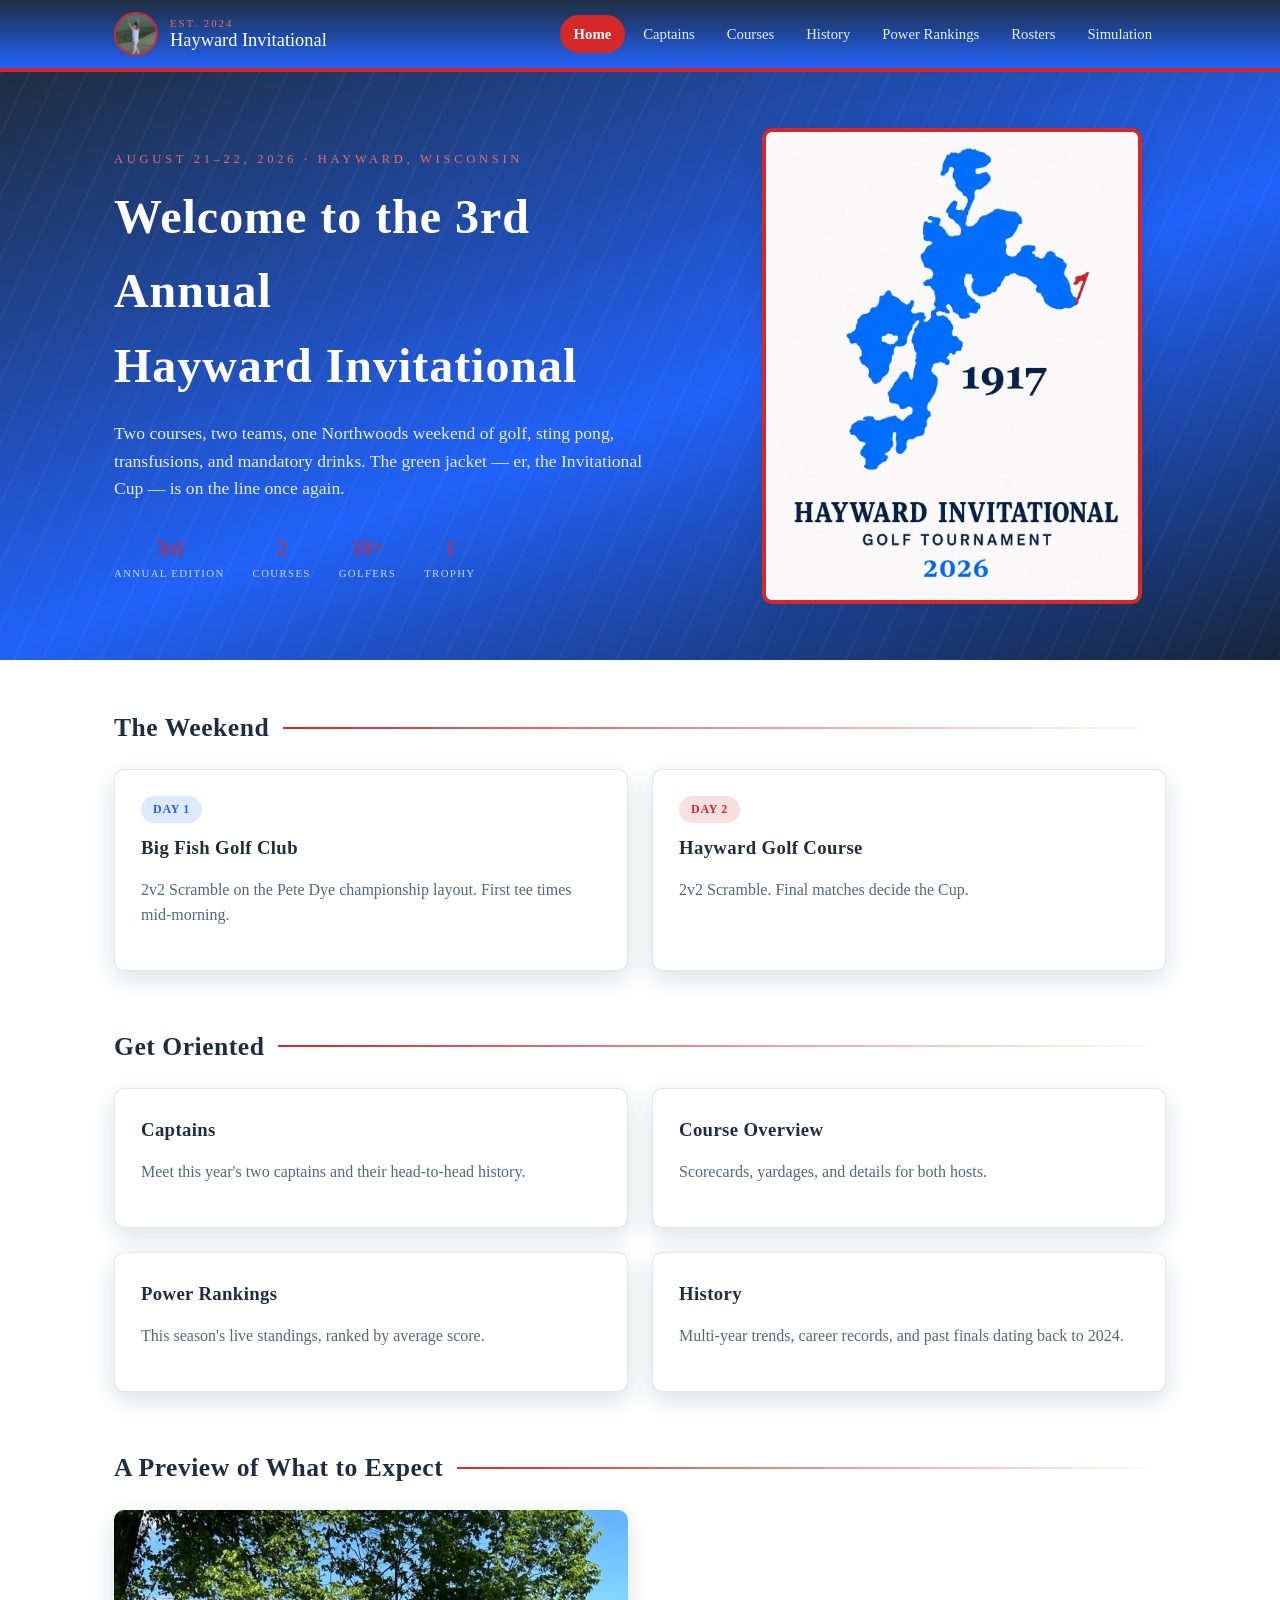
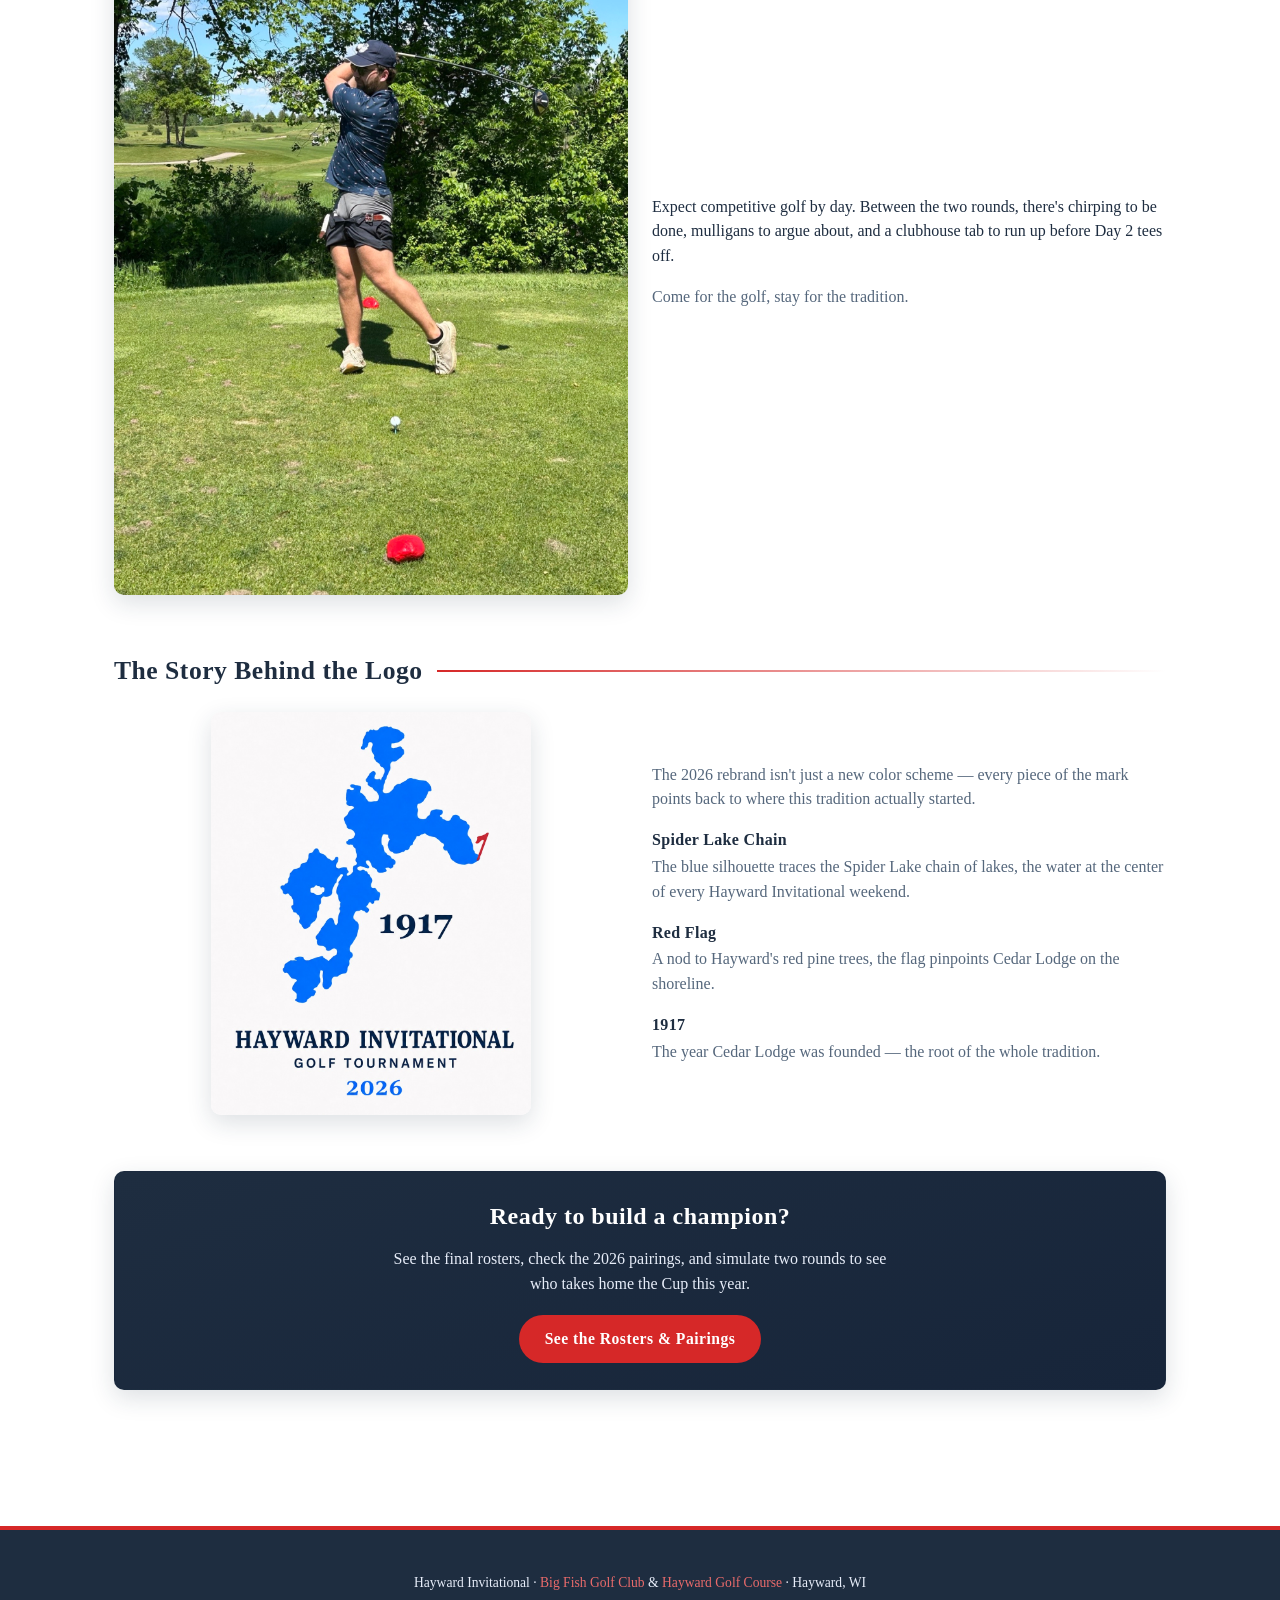
<file: index.html>
<!DOCTYPE html>
<html lang="en">
<head>
<meta charset="UTF-8">
<meta name="viewport" content="width=device-width, initial-scale=1.0">
<title>3rd Annual Hayward Invitational</title>
<link rel="stylesheet" href="css/style.css">
</head>
<body>

<header class="site-header">
  <div class="container">
    <a class="brand" href="index.html">
      <img src="img/logo.jpg" alt="Hayward Invitational League Logo">
      <span class="brand-text">
        <span class="kicker">Est. 2024</span>
        <span class="title">Hayward Invitational</span>
      </span>
    </a>
    <nav class="main-nav">
      <a href="index.html" class="active">Home</a>
      <a href="captains.html">Captains</a>
      <a href="courses.html">Courses</a>
      <a href="history.html">History</a>
      <a href="rankings.html">Power Rankings</a>
      <a href="rosters.html">Rosters</a>
      <a href="simulation.html">Simulation</a>
    </nav>
  </div>
</header>

<section class="hero">
  <div class="container">
    <div class="hero-grid">
      <div>
        <div class="hero-eyebrow">August 21–22, 2026 · Hayward, Wisconsin</div>
        <h1>Welcome to the 3rd Annual<br>Hayward Invitational</h1>
        <p class="sub">Two courses, two teams, one Northwoods weekend of golf, sting pong, transfusions, and mandatory drinks. The green jacket — er, the Invitational Cup — is on the line once again.</p>

        <div class="hero-meta">
          <div>
            <div class="num">3rd</div>
            <div class="lbl">Annual Edition</div>
          </div>
          <div>
            <div class="num">2</div>
            <div class="lbl">Courses</div>
          </div>
          <div>
            <div class="num">18+</div>
            <div class="lbl">Golfers</div>
          </div>
          <div>
            <div class="num">1</div>
            <div class="lbl">Trophy</div>
          </div>
        </div>
      </div>
      <img class="hero-poster" src="img/logo-full.jpg" alt="Hayward Invitational primary logo — Spider Lake chain silhouette with a red flag marking Cedar Lodge, and the year 1917">
    </div>
  </div>
</section>

<main>
  <div class="container">

    <div class="section">
      <div class="section-title"><h2>The Weekend</h2></div>
      <div class="grid-2">
        <div class="card">
          <div class="pill team1">Day 1</div>
          <h3 style="margin-top:10px;">Big Fish Golf Club</h3>
          <p class="muted">2v2 Scramble on the Pete Dye championship layout. First tee times mid-morning.</p>
        </div>
        <div class="card">
          <div class="pill team2">Day 2</div>
          <h3 style="margin-top:10px;">Hayward Golf Course</h3>
          <p class="muted">2v2 Scramble. Final matches decide the Cup.</p>
        </div>
      </div>
    </div>

    <div class="section">
      <div class="section-title"><h2>Get Oriented</h2></div>
      <div class="grid-2">
        <a class="card" href="captains.html">
          <h3>Captains</h3>
          <p class="muted">Meet this year's two captains and their head-to-head history.</p>
        </a>
        <a class="card" href="courses.html">
          <h3>Course Overview</h3>
          <p class="muted">Scorecards, yardages, and details for both hosts.</p>
        </a>
        <a class="card" href="rankings.html">
          <h3>Power Rankings</h3>
          <p class="muted">This season's live standings, ranked by average score.</p>
        </a>
        <a class="card" href="history.html">
          <h3>History</h3>
          <p class="muted">Multi-year trends, career records, and past finals dating back to 2024.</p>
        </a>
      </div>
    </div>

    <div class="section">
      <div class="section-title"><h2>A Preview of What to Expect</h2></div>
      <div class="grid-2" style="align-items:center;">
        <img src="img/action1.jpg" alt="Golfer teeing off at a previous Hayward Invitational" style="border-radius: var(--radius); box-shadow: var(--shadow);">
        <div>
          <p>Expect competitive golf by day. Between the two rounds, there's chirping to be done, mulligans to argue about, and a clubhouse tab to run up before Day 2 tees off.</p>
          <p class="muted">Come for the golf, stay for the tradition.</p>
        </div>
      </div>
    </div>

    <div class="section">
      <div class="section-title"><h2>The Story Behind the Logo</h2></div>
      <div class="grid-2" style="align-items:center;">
        <img src="img/logo-full.jpg" alt="Hayward Invitational primary logo — Spider Lake chain silhouette with a red flag marking Cedar Lodge, and the year 1917" style="max-width:320px; margin:0 auto; border-radius: var(--radius); box-shadow: var(--shadow);">
        <div>
          <p class="muted" style="margin-top:0;">The 2026 rebrand isn't just a new color scheme — every piece of the mark points back to where this tradition actually started.</p>
          <div class="logo-story-list">
            <div>
              <h4 style="margin-bottom:2px;">Spider Lake Chain</h4>
              <p class="muted" style="margin:0;">The blue silhouette traces the Spider Lake chain of lakes, the water at the center of every Hayward Invitational weekend.</p>
            </div>
            <div>
              <h4 style="margin-bottom:2px;">Red Flag</h4>
              <p class="muted" style="margin:0;">A nod to Hayward's red pine trees, the flag pinpoints Cedar Lodge on the shoreline.</p>
            </div>
            <div>
              <h4 style="margin-bottom:2px;">1917</h4>
              <p class="muted" style="margin:0;">The year Cedar Lodge was founded — the root of the whole tradition.</p>
            </div>
          </div>
        </div>
      </div>
    </div>

    <div class="section text-center">
      <div class="card" style="background: linear-gradient(160deg, var(--masters-green-dark), var(--masters-green-mid)); color: var(--fairway);">
        <h2 style="color: var(--white);">Ready to build a champion?</h2>
        <p style="max-width:520px;margin:0 auto 18px;">See the final rosters, check the 2026 pairings, and simulate two rounds to see who takes home the Cup this year.</p>
        <a class="btn" href="rosters.html">See the Rosters &amp; Pairings</a>
      </div>
    </div>

  </div>
</main>

<footer class="site-footer">
  <div class="container">
    <p>Hayward Invitational &middot; <span class="gold-text">Big Fish Golf Club</span> &amp; <span class="gold-text">Hayward Golf Course</span> &middot; Hayward, WI</p>
  </div>
</footer>

</body>
</html>
</file>
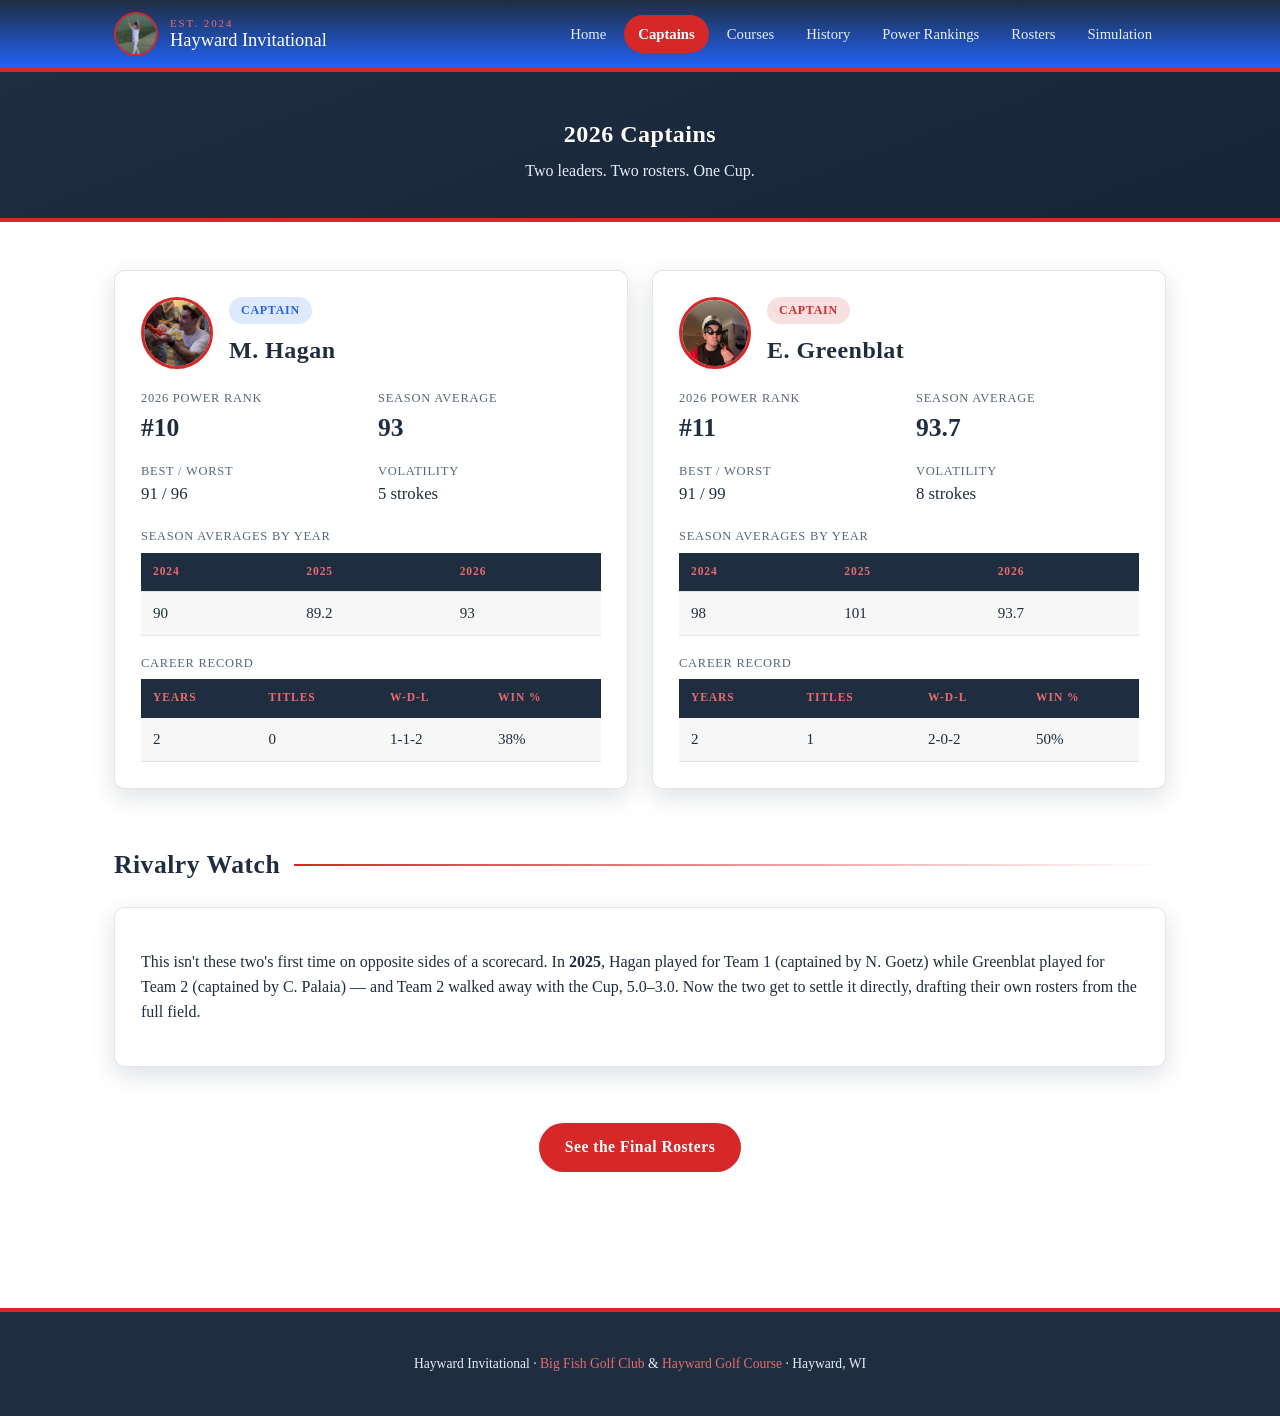
<file: captains.html>
<!DOCTYPE html>
<html lang="en">
<head>
<meta charset="UTF-8">
<meta name="viewport" content="width=device-width, initial-scale=1.0">
<title>Captains — Hayward Invitational</title>
<link rel="stylesheet" href="css/style.css">
</head>
<body>

<header class="site-header">
  <div class="container">
    <a class="brand" href="index.html">
      <img src="img/logo.jpg" alt="Hayward Invitational League Logo">
      <span class="brand-text">
        <span class="kicker">Est. 2024</span>
        <span class="title">Hayward Invitational</span>
      </span>
    </a>
    <nav class="main-nav">
      <a href="index.html">Home</a>
      <a href="captains.html" class="active">Captains</a>
      <a href="courses.html">Courses</a>
      <a href="history.html">History</a>
      <a href="rankings.html">Power Rankings</a>
      <a href="rosters.html">Rosters</a>
      <a href="simulation.html">Simulation</a>
    </nav>
  </div>
</header>

<section class="page-hero">
  <div class="container">
    <h1>2026 Captains</h1>
    <p>Two leaders. Two rosters. One Cup.</p>
  </div>
</section>

<main>
  <div class="container">

    <div class="section">
      <div class="grid-2" id="captain-cards">
        <!-- filled by JS -->
      </div>
    </div>

    <div class="section">
      <div class="section-title"><h2>Rivalry Watch</h2></div>
      <div class="card">
        <p>This isn't these two's first time on opposite sides of a scorecard. In <strong>2025</strong>, Hagan played for Team 1 (captained by N. Goetz) while Greenblat played for Team 2 (captained by C. Palaia) — and Team 2 walked away with the Cup, 5.0&ndash;3.0. Now the two get to settle it directly, drafting their own rosters from the full field.</p>
      </div>
    </div>

    <div class="section text-center">
      <a class="btn" href="rosters.html">See the Final Rosters</a>
    </div>

  </div>
</main>

<footer class="site-footer">
  <div class="container">
    <p>Hayward Invitational &middot; <span class="gold-text">Big Fish Golf Club</span> &amp; <span class="gold-text">Hayward Golf Course</span> &middot; Hayward, WI</p>
  </div>
</footer>

<script src="js/data.js"></script>
<script>
function findPlayer(name) {
  return HI_DATA.players2026.find(p => p.name === name);
}
function findLegacy(formalName) {
  return HI_DATA.legacyRecords.find(r => r.name === formalName);
}

function captainCard(captainKey, teamClass, teamLabel) {
  const c = HI_DATA.captains[captainKey];
  const p = findPlayer(c.name);
  const legacy = findLegacy(c.name);
  const trend = HI_DATA.historicalAvg[c.name] || {};

  return `
  <div class="card">
    <div style="display:flex; align-items:center; gap:16px;">
      ${c.logo ? `<img src="${c.logo}" alt="${c.name} team photo" style="width:72px; height:72px; border-radius:50%; object-fit:cover; object-position:center top; border:3px solid var(--gold); flex-shrink:0;">` : ""}
      <div>
        <div class="pill ${teamClass}">${teamLabel}</div>
        <h2 style="margin-top:8px; margin-bottom:0;">${c.name}</h2>
      </div>
    </div>

    <div class="grid-2" style="gap:14px; margin:20px 0;">
      <div>
        <div class="muted" style="font-size:0.78rem; text-transform:uppercase; letter-spacing:.06em;">2026 Power Rank</div>
        <div style="font-size:1.6rem; color:var(--masters-green-dark); font-weight:700;">#${p ? p.rank : "—"}</div>
      </div>
      <div>
        <div class="muted" style="font-size:0.78rem; text-transform:uppercase; letter-spacing:.06em;">Season Average</div>
        <div style="font-size:1.6rem; color:var(--masters-green-dark); font-weight:700;">${p && p.avgAll ? p.avgAll : "—"}</div>
      </div>
      <div>
        <div class="muted" style="font-size:0.78rem; text-transform:uppercase; letter-spacing:.06em;">Best / Worst</div>
        <div style="font-size:1.05rem;">${p ? p.low + " / " + p.high : "—"}</div>
      </div>
      <div>
        <div class="muted" style="font-size:0.78rem; text-transform:uppercase; letter-spacing:.06em;">Volatility</div>
        <div style="font-size:1.05rem;">${p && p.volatility != null ? p.volatility + " strokes" : "—"}</div>
      </div>
    </div>

    <div class="muted" style="font-size:0.78rem; text-transform:uppercase; letter-spacing:.06em; margin-bottom:6px;">Season averages by year</div>
    <table style="margin-bottom:18px;">
      <tr><th>2024</th><th>2025</th><th>2026</th></tr>
      <tr>
        <td>${trend.y2024 ?? "—"}</td>
        <td>${trend.y2025 ?? "—"}</td>
        <td>${trend.y2026 ?? "—"}</td>
      </tr>
    </table>

    ${legacy ? `
    <div class="muted" style="font-size:0.78rem; text-transform:uppercase; letter-spacing:.06em; margin-bottom:6px;">Career Record</div>
    <table>
      <tr><th>Years</th><th>Titles</th><th>W-D-L</th><th>Win %</th></tr>
      <tr>
        <td>${legacy.years}</td>
        <td>${legacy.championships}</td>
        <td>${legacy.wins}-${legacy.draws}-${legacy.losses}</td>
        <td>${legacy.winPct}</td>
      </tr>
    </table>` : ""}
  </div>`;
}

document.getElementById("captain-cards").innerHTML =
  captainCard("team1", "team1", "Captain") +
  captainCard("team2", "team2", "Captain");
</script>

</body>
</html>
</file>
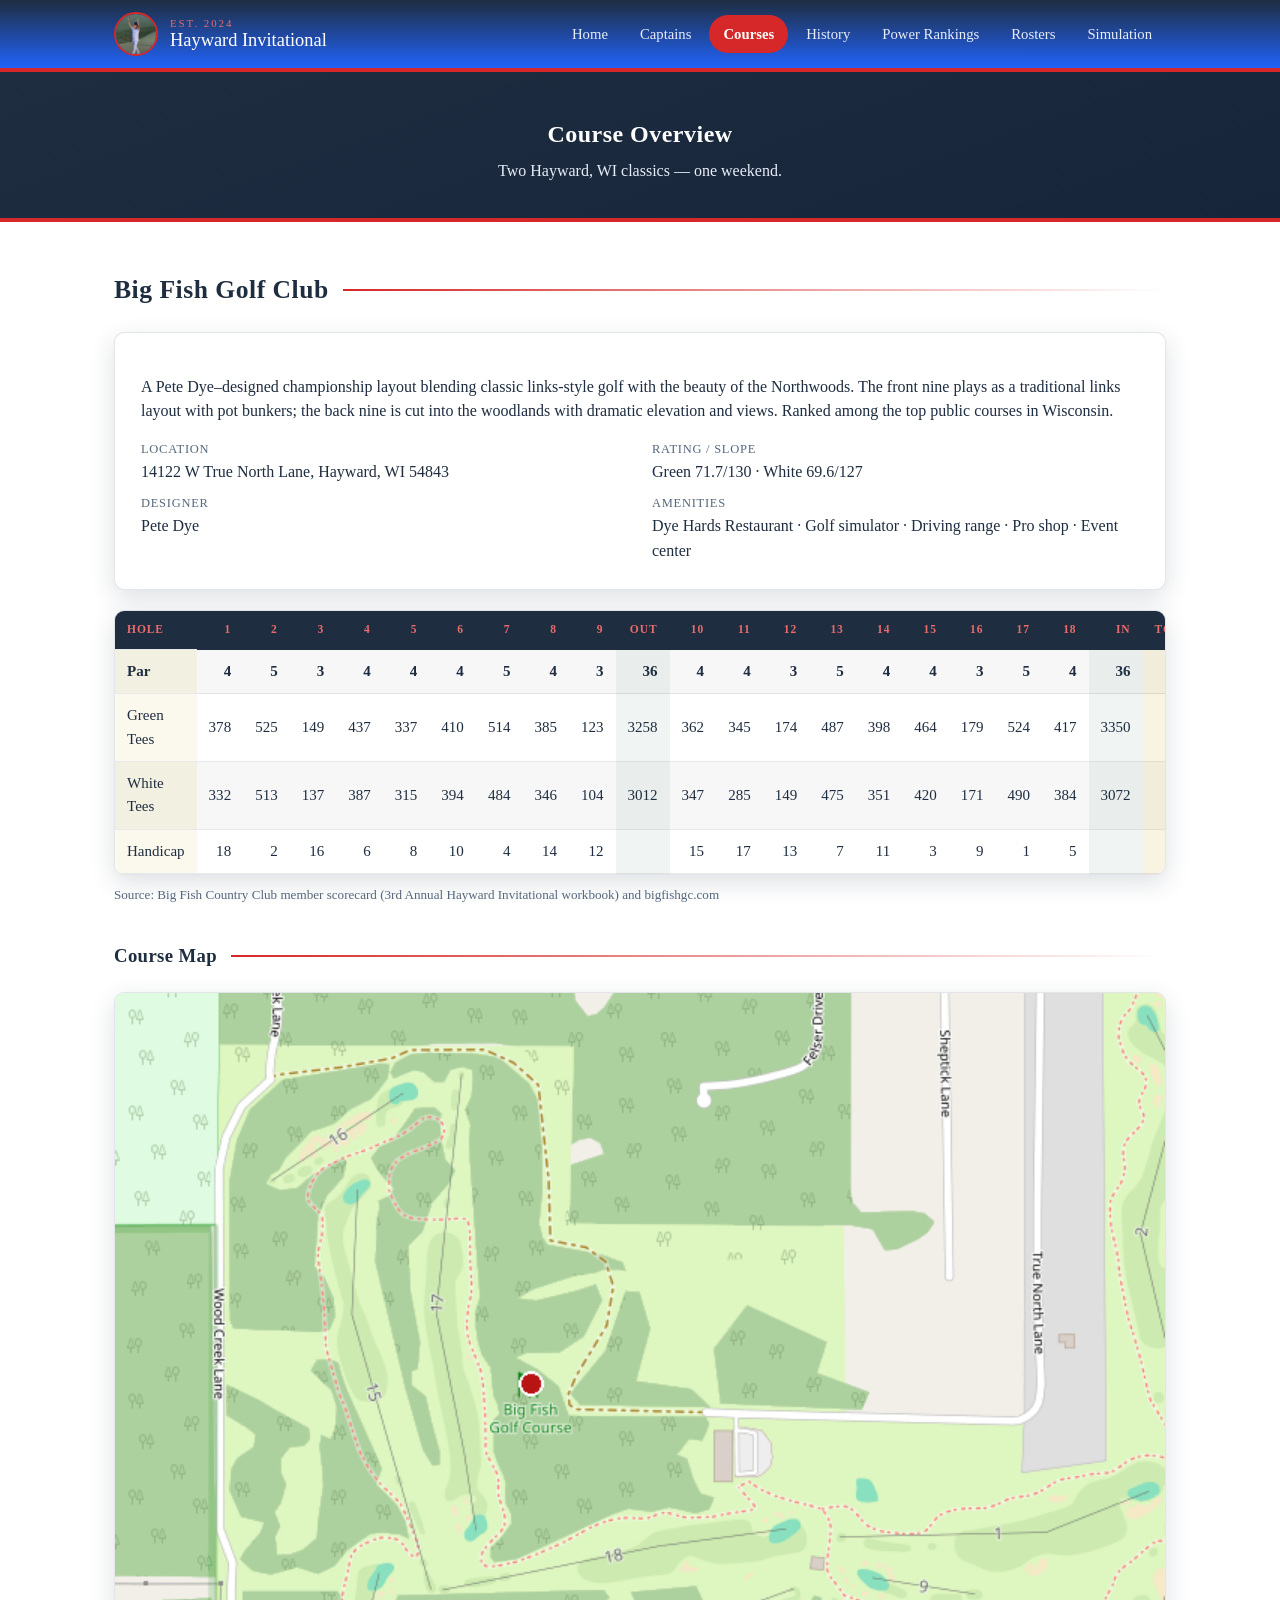
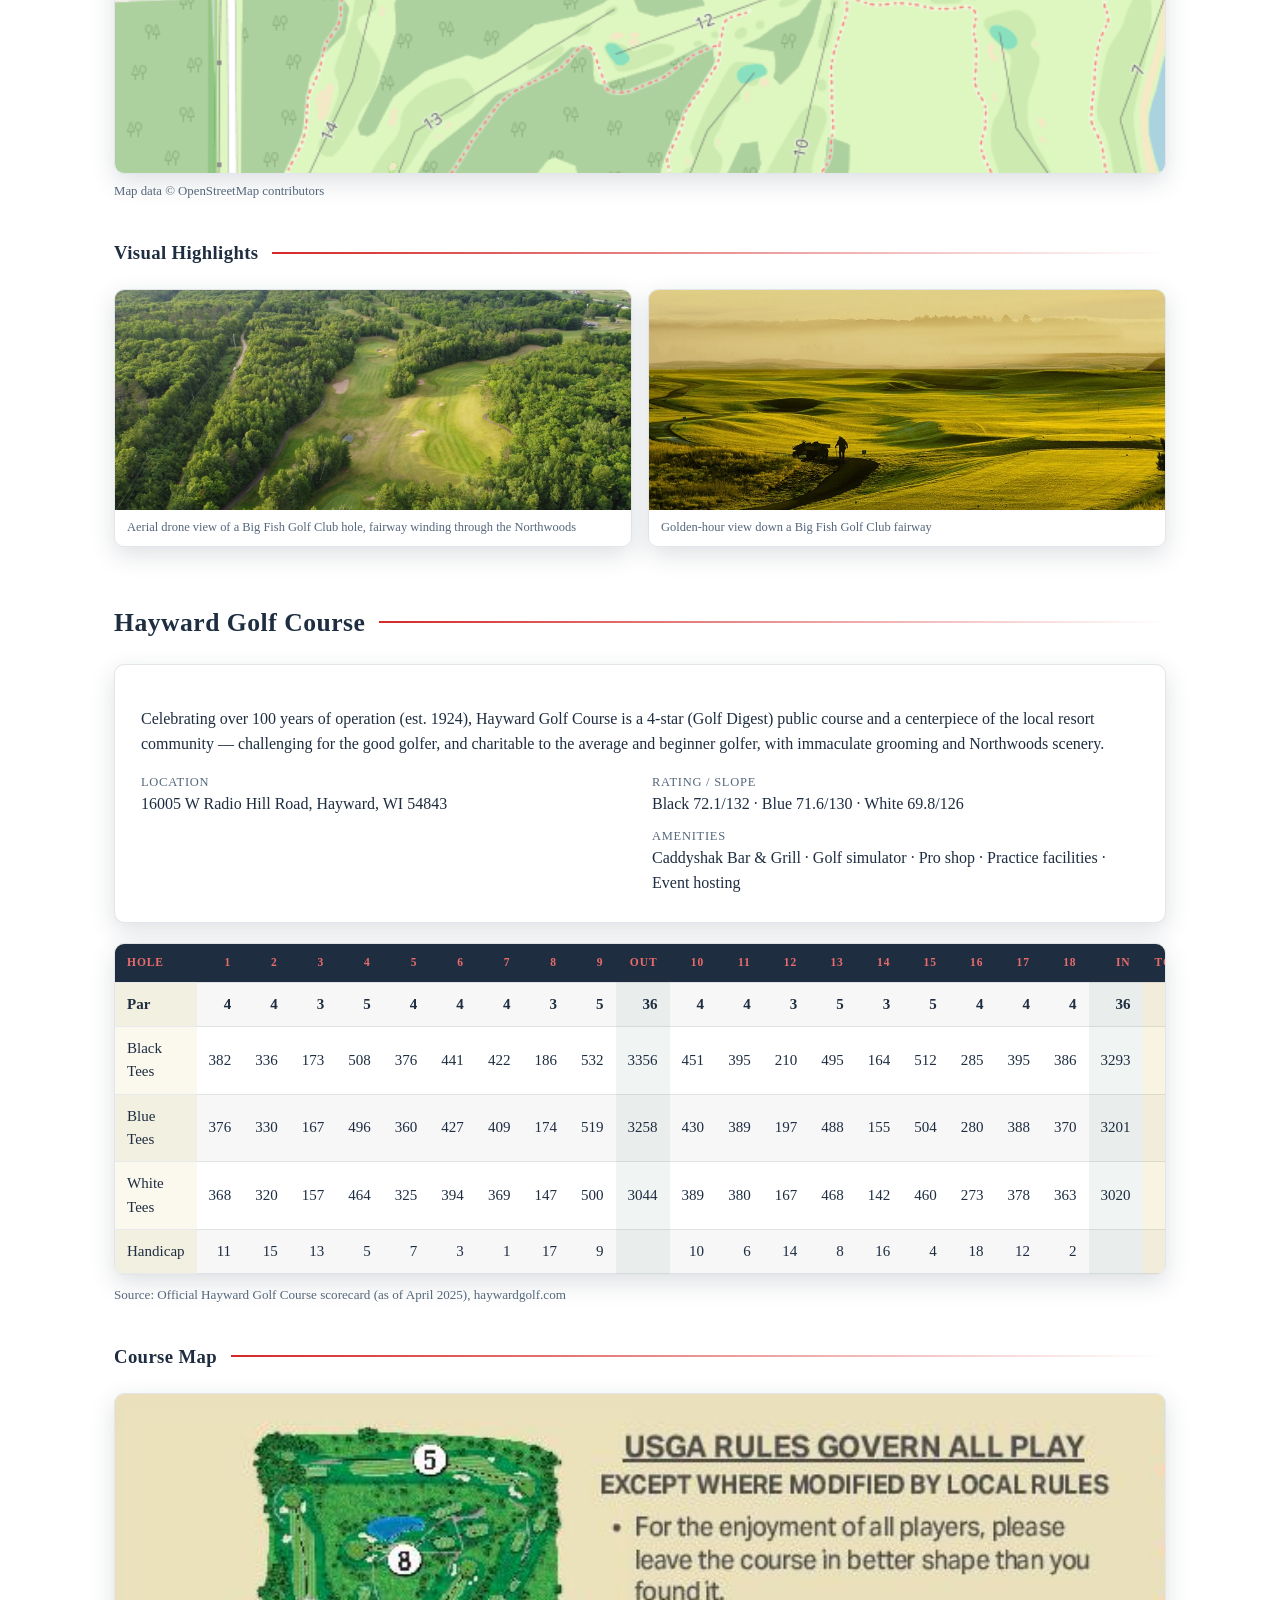
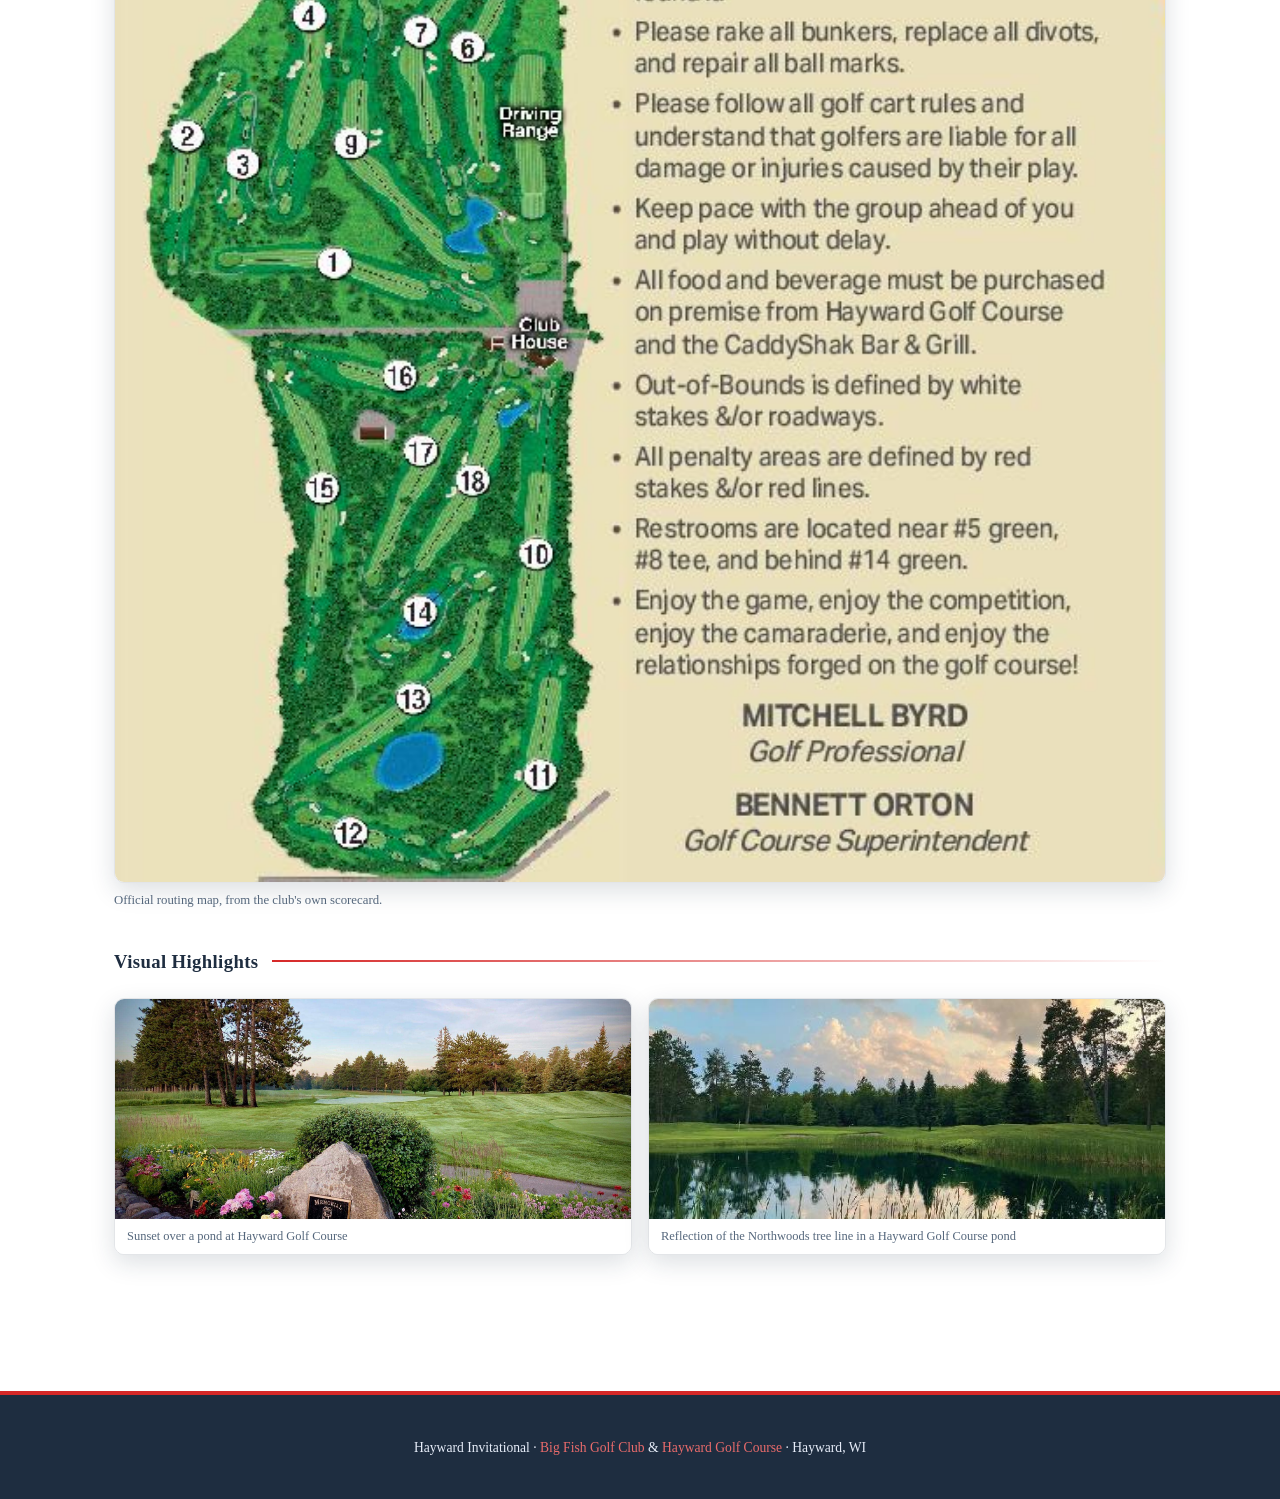
<file: courses.html>
<!DOCTYPE html>
<html lang="en">
<head>
<meta charset="UTF-8">
<meta name="viewport" content="width=device-width, initial-scale=1.0">
<title>Courses — Hayward Invitational</title>
<link rel="stylesheet" href="css/style.css">
</head>
<body>

<header class="site-header">
  <div class="container">
    <a class="brand" href="index.html">
      <img src="img/logo.jpg" alt="Hayward Invitational League Logo">
      <span class="brand-text">
        <span class="kicker">Est. 2024</span>
        <span class="title">Hayward Invitational</span>
      </span>
    </a>
    <nav class="main-nav">
      <a href="index.html">Home</a>
      <a href="captains.html">Captains</a>
      <a href="courses.html" class="active">Courses</a>
      <a href="history.html">History</a>
      <a href="rankings.html">Power Rankings</a>
      <a href="rosters.html">Rosters</a>
      <a href="simulation.html">Simulation</a>
    </nav>
  </div>
</header>

<section class="page-hero">
  <div class="container">
    <h1>Course Overview</h1>
    <p>Two Hayward, WI classics — one weekend.</p>
  </div>
</section>

<main>
  <div class="container" id="courses-root"></div>
</main>

<footer class="site-footer">
  <div class="container">
    <p>Hayward Invitational &middot; <span class="gold-text">Big Fish Golf Club</span> &amp; <span class="gold-text">Hayward Golf Course</span> &middot; Hayward, WI</p>
  </div>
</footer>

<script src="js/data.js"></script>
<script>
function sum(arr) { return arr.reduce((a,b) => a + (b||0), 0); }

function scorecardTable(course, tees) {
  const holesOut = [0,1,2,3,4,5,6,7,8];
  const holesIn = [9,10,11,12,13,14,15,16,17];
  const par = course.par;

  function row(label, values, isTotal, skipTotals) {
    const out = values.slice(0,9);
    const inn = values.slice(9,18);
    return `<tr${isTotal ? ' style="font-weight:700;"' : ''}>
      <td>${label}</td>
      ${out.map(v => `<td class="num">${v ?? "—"}</td>`).join("")}
      <td class="num" style="background:rgba(15,81,50,0.06);">${skipTotals ? "" : sum(out)}</td>
      ${inn.map(v => `<td class="num">${v ?? "—"}</td>`).join("")}
      <td class="num" style="background:rgba(15,81,50,0.06);">${skipTotals ? "" : sum(inn)}</td>
      <td class="num" style="background:rgba(212,175,55,0.15); font-weight:700;">${skipTotals ? "" : sum(values)}</td>
    </tr>`;
  }

  const header = `<tr>
    <th>Hole</th>
    ${holesOut.map(h => `<th class="num">${h+1}</th>`).join("")}
    <th class="num">Out</th>
    ${holesIn.map(h => `<th class="num">${h+1}</th>`).join("")}
    <th class="num">In</th>
    <th class="num">Total</th>
  </tr>`;

  let rows = header + row("Par", par, true);
  tees.forEach(t => { rows += row(t.label, t.values); });
  if (course.hcp) rows += row("Handicap", course.hcp, false, true);

  return `<div class="table-wrap"><table>${rows}</table></div>`;
}

function mapSection(course) {
  if (!course.mapImage) return "";
  const caption = course.mapImage.attribution || "Official routing map, from the club's own scorecard.";
  return `
    <div class="section-title" style="margin-top:36px;"><h3 style="margin:0;">Course Map</h3></div>
    <div class="map-frame map-image"><img src="${course.mapImage.src}" alt="${course.mapImage.alt}"></div>
    <p class="muted" style="font-size:0.8rem; margin-top:8px;">${caption}</p>`;
}

function gallerySection(course) {
  if (!course.photos || !course.photos.length) return "";
  return `
    <div class="section-title" style="margin-top:36px;"><h3 style="margin:0;">Visual Highlights</h3></div>
    <div class="course-gallery">
      ${course.photos.map(p => `
        <figure>
          <img src="${p.src}" alt="${p.alt}" loading="lazy">
          <figcaption>${p.alt}</figcaption>
        </figure>`).join("")}
    </div>`;
}

function courseSection(course, tees, ratings, extraNote) {
  return `
  <div class="section">
    <div class="section-title"><h2>${course.name}</h2></div>
    <div class="card" style="margin-bottom:20px;">
      <p>${course.blurb}</p>
      <div class="grid-2" style="margin-top:16px;">
        <div>
          <div class="muted" style="font-size:0.78rem; text-transform:uppercase; letter-spacing:.06em;">Location</div>
          <div>${course.location}</div>
          ${course.designer ? `<div class="muted" style="font-size:0.78rem; text-transform:uppercase; letter-spacing:.06em; margin-top:10px;">Designer</div><div>${course.designer}</div>` : ""}
        </div>
        <div>
          <div class="muted" style="font-size:0.78rem; text-transform:uppercase; letter-spacing:.06em;">Rating / Slope</div>
          <div>${ratings}</div>
          <div class="muted" style="font-size:0.78rem; text-transform:uppercase; letter-spacing:.06em; margin-top:10px;">Amenities</div>
          <div>${course.amenities.join(" · ")}</div>
        </div>
      </div>
    </div>
    ${scorecardTable(course, tees)}
    <p class="muted" style="font-size:0.82rem; margin-top:10px;">${extraNote}</p>
    ${mapSection(course)}
    ${gallerySection(course)}
  </div>`;
}

const bf = HI_DATA.courses.bigFish;
const hw = HI_DATA.courses.hayward;

document.getElementById("courses-root").innerHTML =
  courseSection(bf,
    [{label:"Green Tees", values: bf.yardageGreen}, {label:"White Tees", values: bf.yardageWhite}],
    `Green ${bf.ratingGreen} &middot; White ${bf.ratingWhite}`,
    `Source: ${bf.source}`) +
  courseSection(hw,
    [{label:"Black Tees", values: hw.yardageBlack}, {label:"Blue Tees", values: hw.yardageBlue}, {label:"White Tees", values: hw.yardageWhite}],
    `Black ${hw.ratingBlack} &middot; Blue ${hw.ratingBlue} &middot; White ${hw.ratingWhite}`,
    `Source: ${hw.source}`);
</script>

</body>
</html>
</file>
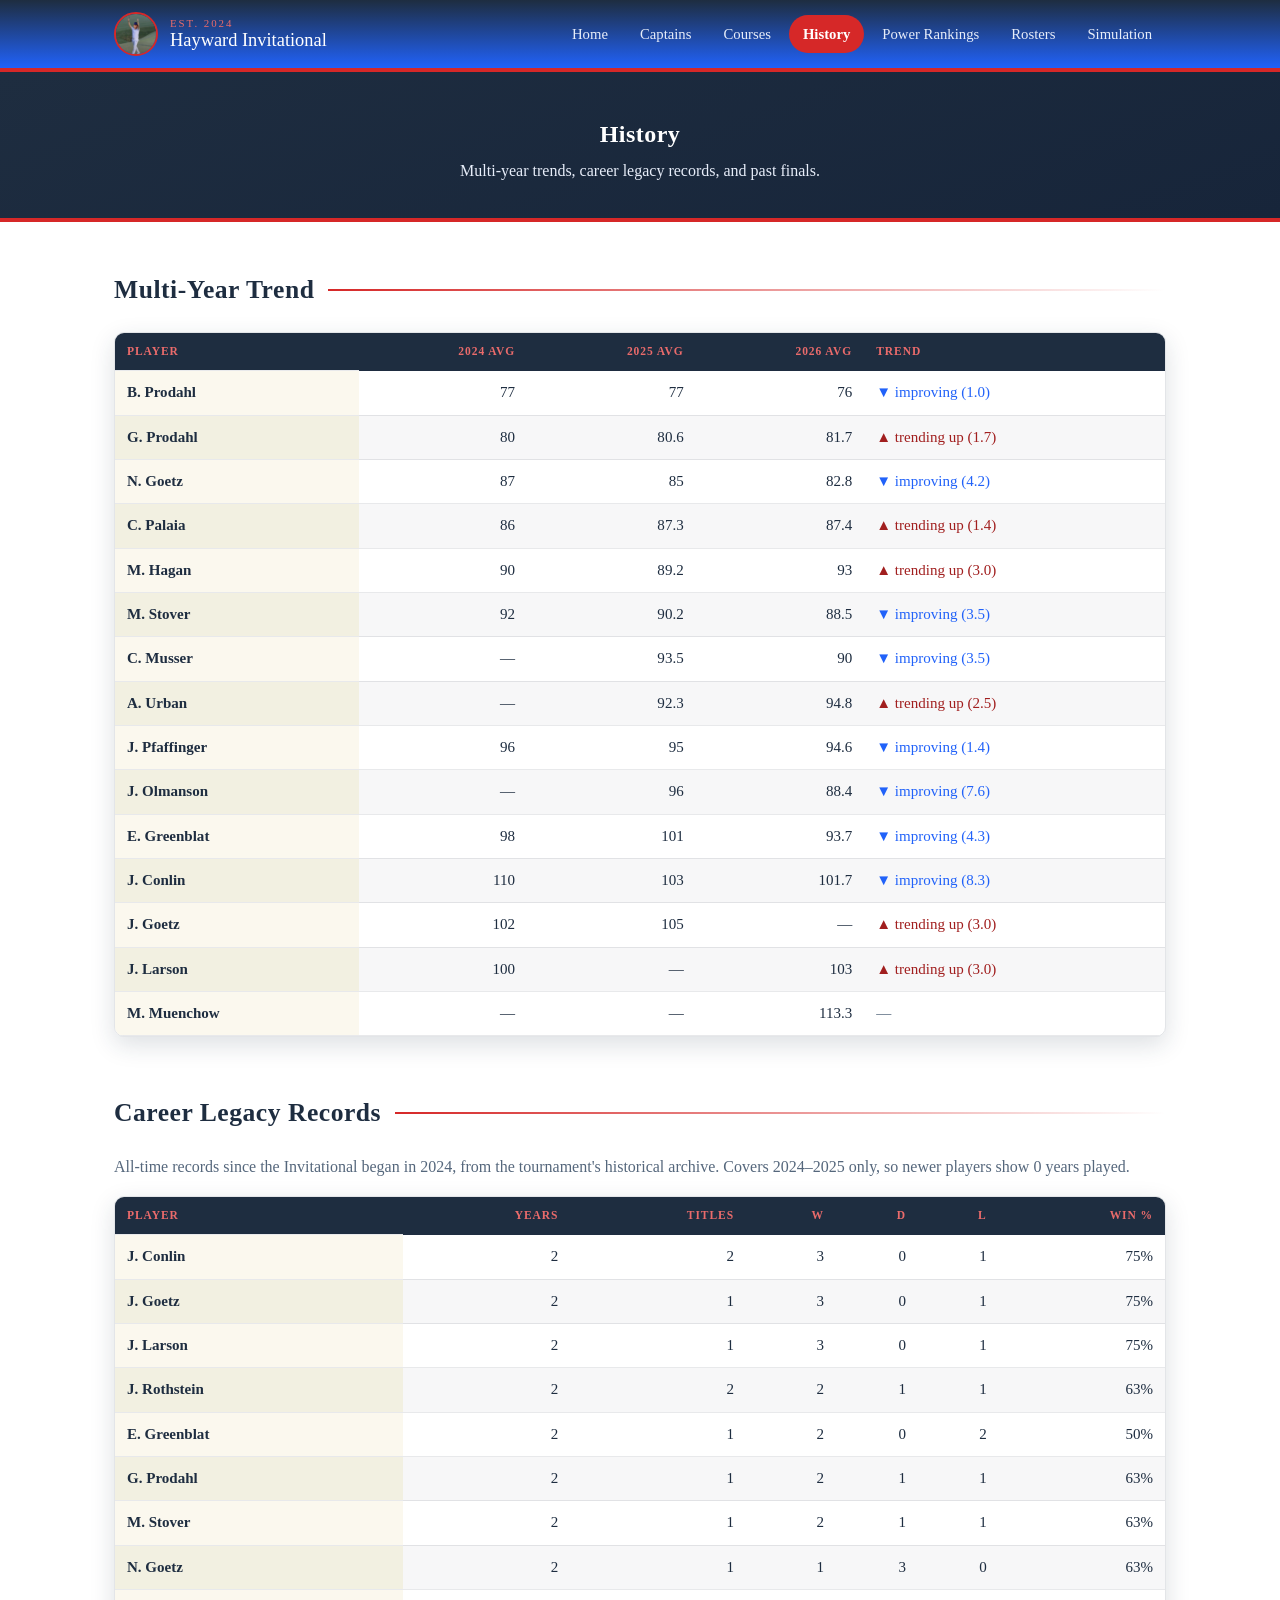
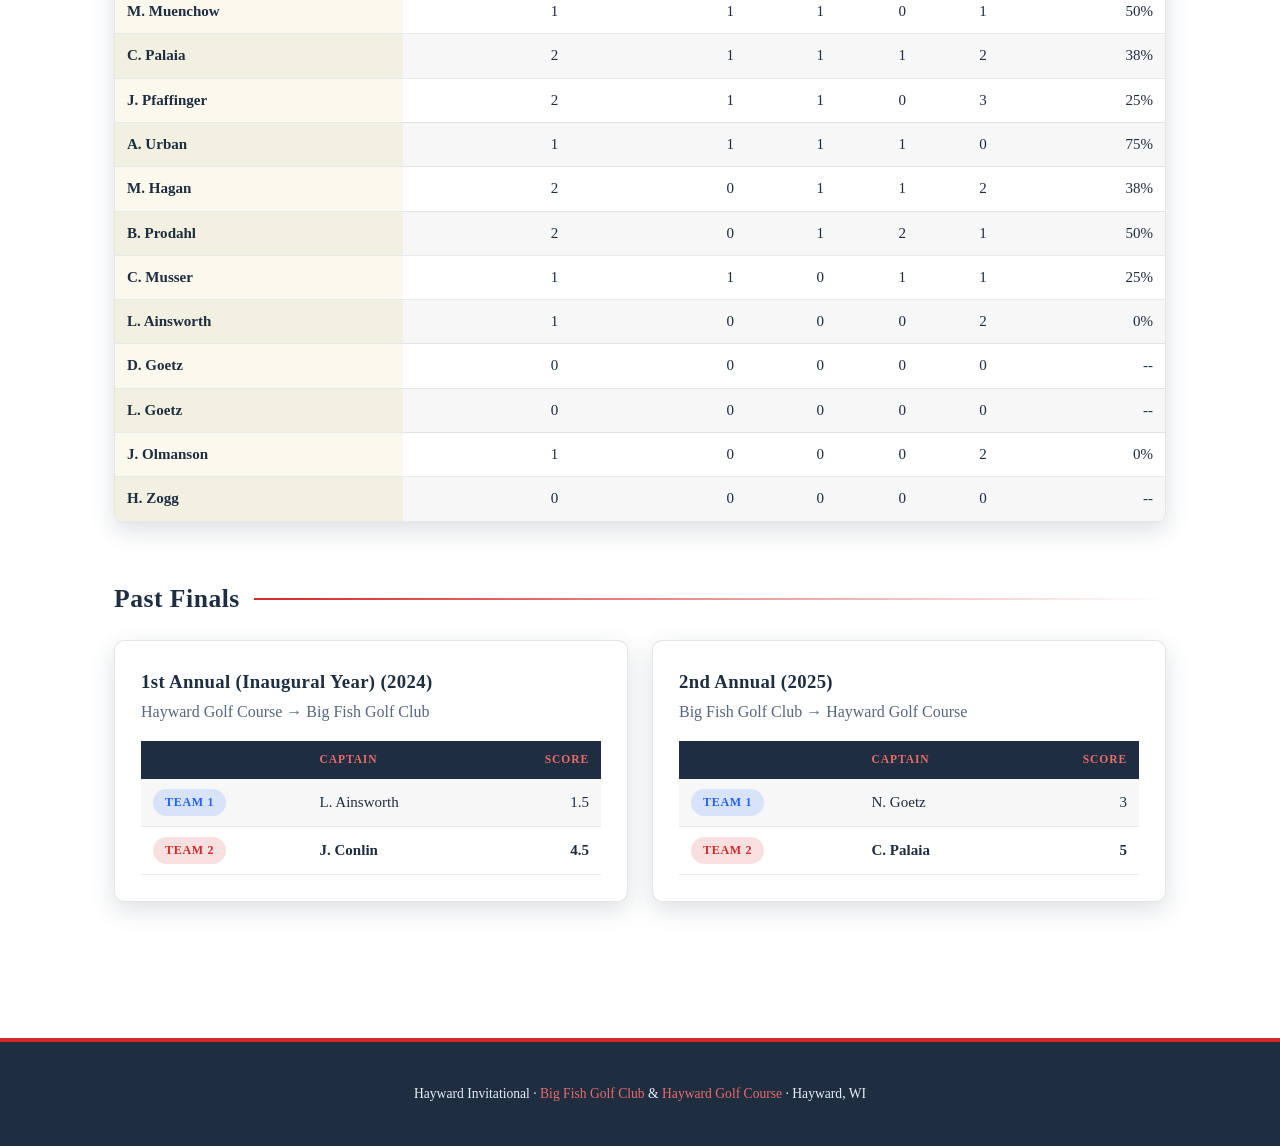
<file: history.html>
<!DOCTYPE html>
<html lang="en">
<head>
<meta charset="UTF-8">
<meta name="viewport" content="width=device-width, initial-scale=1.0">
<title>History — Hayward Invitational</title>
<link rel="stylesheet" href="css/style.css">
</head>
<body>

<header class="site-header">
  <div class="container">
    <a class="brand" href="index.html">
      <img src="img/logo.jpg" alt="Hayward Invitational League Logo">
      <span class="brand-text">
        <span class="kicker">Est. 2024</span>
        <span class="title">Hayward Invitational</span>
      </span>
    </a>
    <nav class="main-nav">
      <a href="index.html">Home</a>
      <a href="captains.html">Captains</a>
      <a href="courses.html">Courses</a>
      <a href="history.html" class="active">History</a>
      <a href="rankings.html">Power Rankings</a>
      <a href="rosters.html">Rosters</a>
      <a href="simulation.html">Simulation</a>
    </nav>
  </div>
</header>

<section class="page-hero">
  <div class="container">
    <h1>History</h1>
    <p>Multi-year trends, career legacy records, and past finals.</p>
  </div>
</section>

<main>
  <div class="container">

    <div class="section">
      <div class="section-title"><h2>Multi-Year Trend</h2></div>
      <div class="table-wrap">
        <table id="trend-table">
          <thead>
            <tr><th>Player</th><th class="num">2024 Avg</th><th class="num">2025 Avg</th><th class="num">2026 Avg</th><th>Trend</th></tr>
          </thead>
          <tbody></tbody>
        </table>
      </div>
    </div>

    <div class="section">
      <div class="section-title"><h2>Career Legacy Records</h2></div>
      <p class="muted">All-time records since the Invitational began in 2024, from the tournament's historical archive. Covers 2024–2025 only, so newer players show 0 years played.</p>
      <div class="table-wrap">
        <table id="legacy-table">
          <thead>
            <tr><th>Player</th><th class="num">Years</th><th class="num">Titles</th><th class="num">W</th><th class="num">D</th><th class="num">L</th><th class="num">Win %</th></tr>
          </thead>
          <tbody></tbody>
        </table>
      </div>
    </div>

    <div class="section">
      <div class="section-title"><h2>Past Finals</h2></div>
      <div class="grid-2" id="past-results"></div>
    </div>

  </div>
</main>

<footer class="site-footer">
  <div class="container">
    <p>Hayward Invitational &middot; <span class="gold-text">Big Fish Golf Club</span> &amp; <span class="gold-text">Hayward Golf Course</span> &middot; Hayward, WI</p>
  </div>
</footer>

<script src="js/data.js"></script>
<script>
const trendBody = document.querySelector("#trend-table tbody");
Object.keys(HI_DATA.historicalAvg).forEach(name => {
  const t = HI_DATA.historicalAvg[name];
  const vals = [t.y2024, t.y2025, t.y2026].filter(v => v != null);
  let arrow = "";
  if (vals.length >= 2) {
    const delta = vals[vals.length - 1] - vals[0];
    arrow = delta < 0
      ? `<span style="color:var(--masters-green);">▼ improving (${Math.abs(delta).toFixed(1)})</span>`
      : delta > 0
        ? `<span style="color:var(--gold-dark);">▲ trending up (${delta.toFixed(1)})</span>`
        : `<span class="muted">steady</span>`;
  } else {
    arrow = `<span class="muted">—</span>`;
  }
  trendBody.innerHTML += `<tr>
    <td><strong>${name}</strong></td>
    <td class="num">${t.y2024 ?? "—"}</td>
    <td class="num">${t.y2025 ?? "—"}</td>
    <td class="num">${t.y2026 ?? "—"}</td>
    <td>${arrow}</td>
  </tr>`;
});

const legacyBody = document.querySelector("#legacy-table tbody");
HI_DATA.legacyRecords
  .slice()
  .sort((a,b) => b.wins - a.wins || b.championships - a.championships)
  .forEach(r => {
    legacyBody.innerHTML += `<tr>
      <td><strong>${r.name}</strong></td>
      <td class="num">${r.years}</td>
      <td class="num">${r.championships}</td>
      <td class="num">${r.wins}</td>
      <td class="num">${r.draws}</td>
      <td class="num">${r.losses}</td>
      <td class="num">${r.winPct}</td>
    </tr>`;
  });

const pastRoot = document.getElementById("past-results");
HI_DATA.pastResults.forEach(res => {
  const teamAWin = res.winner === "team1";
  pastRoot.innerHTML += `
  <div class="card">
    <h3>${res.title} (${res.year})</h3>
    <p class="muted" style="margin-top:-6px;">${res.day1.course} &rarr; ${res.day2.course}</p>
    <table>
      <tr><th></th><th>Captain</th><th class="num">Score</th></tr>
      <tr style="${teamAWin ? 'font-weight:700;' : ''}">
        <td><span class="pill team1">Team 1</span></td>
        <td>${res.captains.team1}</td>
        <td class="num">${res.finalScore.team1}</td>
      </tr>
      <tr style="${!teamAWin ? 'font-weight:700;' : ''}">
        <td><span class="pill team2">Team 2</span></td>
        <td>${res.captains.team2}</td>
        <td class="num">${res.finalScore.team2}</td>
      </tr>
    </table>
  </div>`;
});
</script>

</body>
</html>
</file>
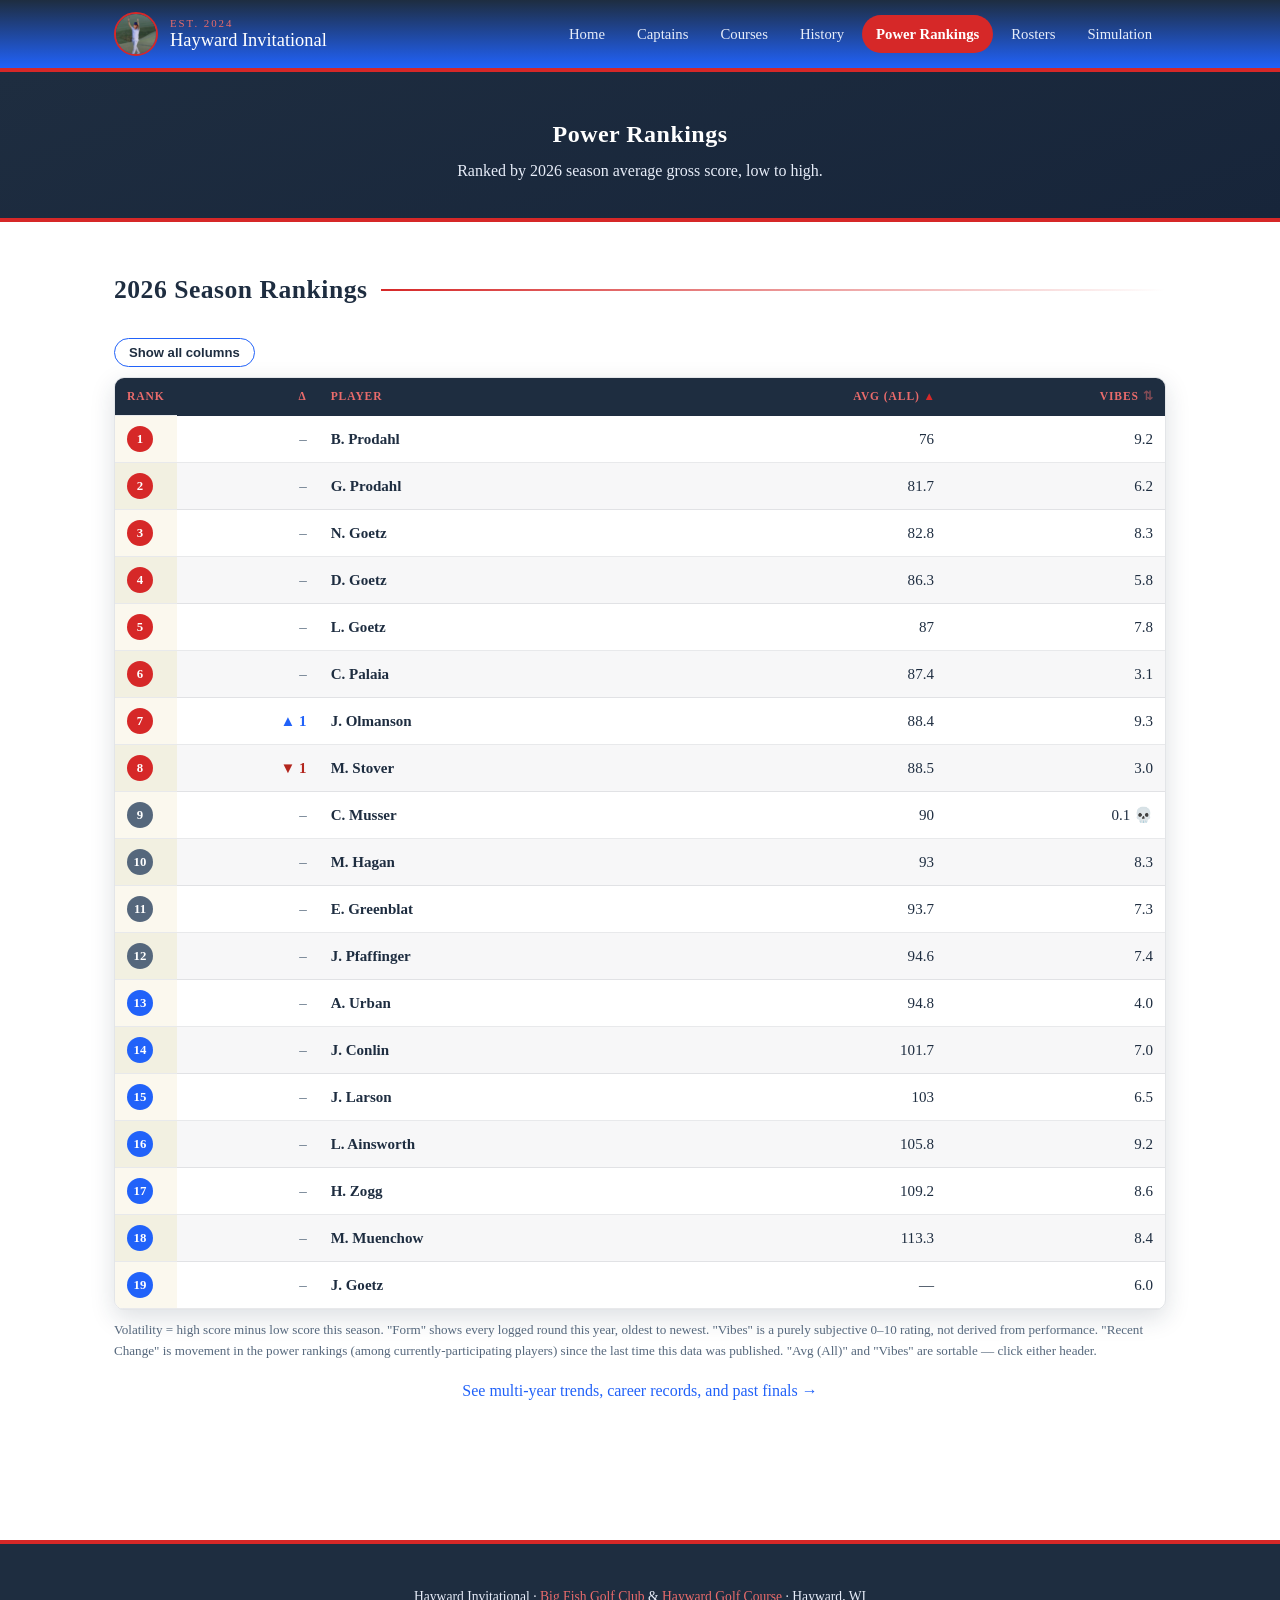
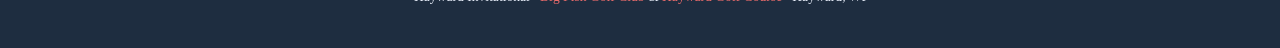
<file: rankings.html>
<!DOCTYPE html>
<html lang="en">
<head>
<meta charset="UTF-8">
<meta name="viewport" content="width=device-width, initial-scale=1.0">
<title>Power Rankings — Hayward Invitational</title>
<link rel="stylesheet" href="css/style.css">
</head>
<body>

<header class="site-header">
  <div class="container">
    <a class="brand" href="index.html">
      <img src="img/logo.jpg" alt="Hayward Invitational League Logo">
      <span class="brand-text">
        <span class="kicker">Est. 2024</span>
        <span class="title">Hayward Invitational</span>
      </span>
    </a>
    <nav class="main-nav">
      <a href="index.html">Home</a>
      <a href="captains.html">Captains</a>
      <a href="courses.html">Courses</a>
      <a href="history.html">History</a>
      <a href="rankings.html" class="active">Power Rankings</a>
      <a href="rosters.html">Rosters</a>
      <a href="simulation.html">Simulation</a>
    </nav>
  </div>
</header>

<section class="page-hero">
  <div class="container">
    <h1>Power Rankings</h1>
    <p>Ranked by 2026 season average gross score, low to high.</p>
  </div>
</section>

<main>
  <div class="container">

    <div class="section">
      <div class="section-title"><h2>2026 Season Rankings</h2></div>
      <button type="button" id="col-toggle-btn" class="col-toggle-btn">Show all columns</button>
      <div class="table-wrap">
        <table id="rankings-table">
          <thead>
            <tr>
              <th>Rank</th>
              <th class="num" title="Recent Change">&Delta;</th>
              <th>Player</th>
              <th class="num sortable" data-sort="avgAll">Avg (All) <span class="sort-arrow"></span></th>
              <th class="num sortable" data-sort="vibes">Vibes <span class="sort-arrow"></span></th>
              <th class="num col-extra">Avg (L3)</th>
              <th class="num col-extra">Avg (L5)</th>
              <th class="num col-extra">Low</th>
              <th class="num col-extra">High</th>
              <th class="num col-extra">Volatility</th>
              <th class="col-extra">Form</th>
            </tr>
          </thead>
          <tbody></tbody>
        </table>
      </div>
      <p class="muted" style="font-size:0.82rem; margin-top:10px;">Volatility = high score minus low score this season. "Form" shows every logged round this year, oldest to newest. "Vibes" is a purely subjective 0&ndash;10 rating, not derived from performance. "Recent Change" is movement in the power rankings (among currently-participating players) since the last time this data was published. "Avg (All)" and "Vibes" are sortable &mdash; click either header.</p>
      <p class="text-center" style="margin-top:18px;">
        <a href="history.html">See multi-year trends, career records, and past finals &rarr;</a>
      </p>
    </div>

  </div>
</main>

<footer class="site-footer">
  <div class="container">
    <p>Hayward Invitational &middot; <span class="gold-text">Big Fish Golf Club</span> &amp; <span class="gold-text">Hayward Golf Course</span> &middot; Hayward, WI</p>
  </div>
</footer>

<script src="js/data.js"></script>
<script>
// Rank + Recent Change track whichever column is currently sorted: Avg
// (All) (lower is better) or Vibes (higher is better), each with its own
// prevRank field (prevRank / prevVibesRank) to diff against.
const SORT_METRICS = {
  avgAll: { prevKey: "prevRank", better: (a, b) => (a ?? Infinity) - (b ?? Infinity) },
  vibes: { prevKey: "prevVibesRank", better: (a, b) => (b ?? -Infinity) - (a ?? -Infinity) },
};

// Competition ranking ("1224"): players tied on the metric share the same
// rank number and are flagged `tied` (rendered as "T2"), and the next
// distinct value picks back up at rank 4, not 3 — ties don't get "broken"
// by any secondary sort. Only genuinely equal, non-null values tie; a null
// metric value (e.g. no rounds logged yet) never ties with anything, even
// another null.
function computeRankOf(metricKey) {
  const metric = SORT_METRICS[metricKey];
  const sorted = HI_DATA.players2026
    .slice()
    .sort((a, b) => metric.better(a[metricKey], b[metricKey]));
  const map = new Map();
  let i = 0;
  while (i < sorted.length) {
    let j = i;
    const v = sorted[i][metricKey];
    while (v != null && j + 1 < sorted.length && sorted[j + 1][metricKey] === v) j++;
    const tied = j > i;
    for (let k = i; k <= j; k++) map.set(sorted[k].name, { rank: i + 1, tied });
    i = j + 1;
  }
  return map;
}

function rankTierClass(rankNum) {
  if (rankNum <= 8) return "tier-top";
  if (rankNum <= 12) return "tier-wild";
  return "tier-bottom";
}

function formCell(p) {
  if (!p.rounds.length) return `<span class="muted">no rounds yet</span>`;
  const rMin = Math.min(...p.rounds);
  const rMax = Math.max(...p.rounds);
  const span = rMax - rMin || 1;
  const barMin = 6, barMax = 26;
  return `<div style="display:flex; gap:3px; align-items:flex-end; height:${barMax}px;">` +
    p.rounds.map(r => {
      const h = barMin + ((r - rMin) / span) * (barMax - barMin);
      const color = r <= p.avgAll ? "var(--masters-green)" : "var(--gold)";
      return `<div title="${r}" style="width:5px; height:${h}px; background:${color}; border-radius:1px;"></div>`;
    }).join("") + `</div>`;
}

const lowestVibes = Math.min(...HI_DATA.players2026.filter(p => p.vibes != null).map(p => p.vibes));

function vibesCell(p) {
  if (p.vibes == null) return `<span class="muted">—</span>`;
  const star = p.vibes >= 10 ? `<span class="vibes-star">&#9733;</span>` : "";
  const worst = p.vibes === lowestVibes ? ` <span title="Rock bottom">&#128128;</span>` : "";
  return `${p.vibes.toFixed(1)}${star}${worst}`;
}

function changeCell(p, rankMap, prevKey) {
  if (p[prevKey] == null) return `<span class="pill-change new">New</span>`;
  const delta = p[prevKey] - rankMap.get(p.name).rank;
  if (delta === 0) return `<span class="muted">&ndash;</span>`;
  const cls = delta > 0 ? "up" : "down";
  const arrow = delta > 0 ? "&#9650;" : "&#9660;";
  return `<span class="change-indicator ${cls}">${arrow} ${Math.abs(delta)}</span>`;
}

const rankBody = document.querySelector("#rankings-table tbody");
const sortState = { key: "avgAll", dir: "asc" };

function renderRankings() {
  // The Rank badge and Recent Change column always track whichever metric
  // is currently sorted (Avg All or Vibes) — falling back to Avg All for
  // any future non-metric sortable column.
  const metricKey = SORT_METRICS[sortState.key] ? sortState.key : "avgAll";
  const rankMap = computeRankOf(metricKey);
  const prevKey = SORT_METRICS[metricKey].prevKey;

  const rows = HI_DATA.players2026.slice();
  rows.sort((a, b) => {
    const va = a[sortState.key] ?? (sortState.dir === "asc" ? Infinity : -Infinity);
    const vb = b[sortState.key] ?? (sortState.dir === "asc" ? Infinity : -Infinity);
    return sortState.dir === "asc" ? va - vb : vb - va;
  });

  rankBody.innerHTML = rows.map(p => {
    const rankInfo = rankMap.get(p.name) ?? null;
    const rankCell = rankInfo == null
      ? `<span class="rank-badge unranked">&mdash;</span>`
      : `<span class="rank-badge ${rankTierClass(rankInfo.rank)}">${rankInfo.tied ? "T" : ""}${rankInfo.rank}</span>`;
    return `<tr>
      <td>${rankCell}</td>
      <td class="num">${changeCell(p, rankMap, prevKey)}</td>
      <td><strong>${p.name}</strong></td>
      <td class="num">${p.avgAll ?? "—"}</td>
      <td class="num">${vibesCell(p)}</td>
      <td class="num col-extra">${p.avgLast3 ?? "—"}</td>
      <td class="num col-extra">${p.avgLast5 ?? "—"}</td>
      <td class="num col-extra">${p.low ?? "—"}</td>
      <td class="num col-extra">${p.high ?? "—"}</td>
      <td class="num col-extra">${p.volatility ?? "—"}</td>
      <td class="col-extra">${formCell(p)}</td>
    </tr>`;
  }).join("");
}

// Sortable headers get a dim "can be sorted" hint (⇅) even when inactive,
// and a solid ▲/▼ on whichever column is actively driving the sort — so
// it's visually obvious which headers are interactive vs. static.
function updateSortIndicators() {
  document.querySelectorAll("#rankings-table th.sortable").forEach(h => {
    const key = h.getAttribute("data-sort");
    const arrowEl = h.querySelector(".sort-arrow");
    if (key === sortState.key) {
      h.classList.add("sorted");
      arrowEl.textContent = sortState.dir === "asc" ? "▲" : "▼";
    } else {
      h.classList.remove("sorted");
      arrowEl.textContent = "⇅";
    }
  });
}

document.querySelectorAll("#rankings-table th.sortable").forEach(th => {
  th.addEventListener("click", () => {
    const key = th.getAttribute("data-sort");
    if (sortState.key === key) {
      sortState.dir = sortState.dir === "asc" ? "desc" : "asc";
    } else {
      sortState.key = key;
      sortState.dir = key === "vibes" ? "desc" : "asc"; // best-first default per column
    }
    updateSortIndicators();
    renderRankings();
  });
});

const colToggleBtn = document.getElementById("col-toggle-btn");
colToggleBtn.addEventListener("click", () => {
  const table = document.getElementById("rankings-table");
  const expanded = table.classList.toggle("expanded");
  colToggleBtn.textContent = expanded ? "Show fewer columns" : "Show all columns";
});

updateSortIndicators();
renderRankings();
</script>

</body>
</html>
</file>
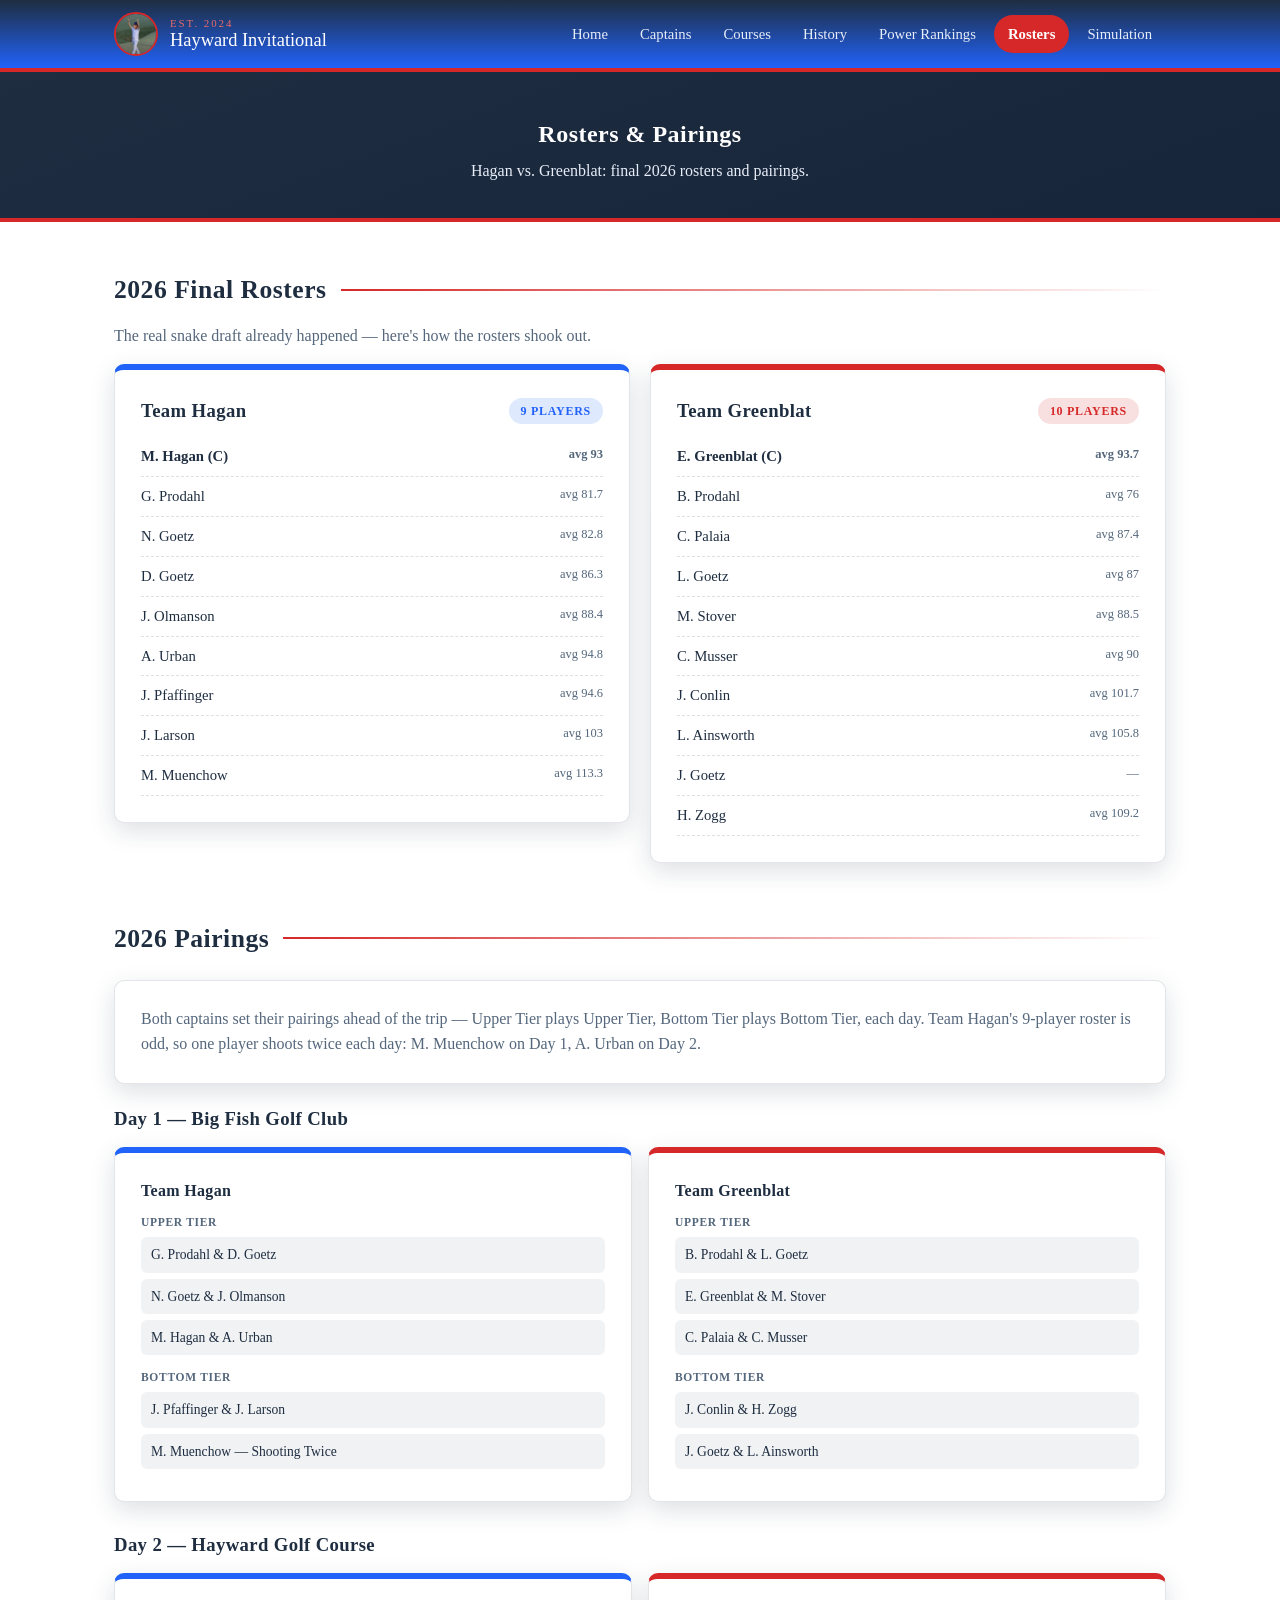
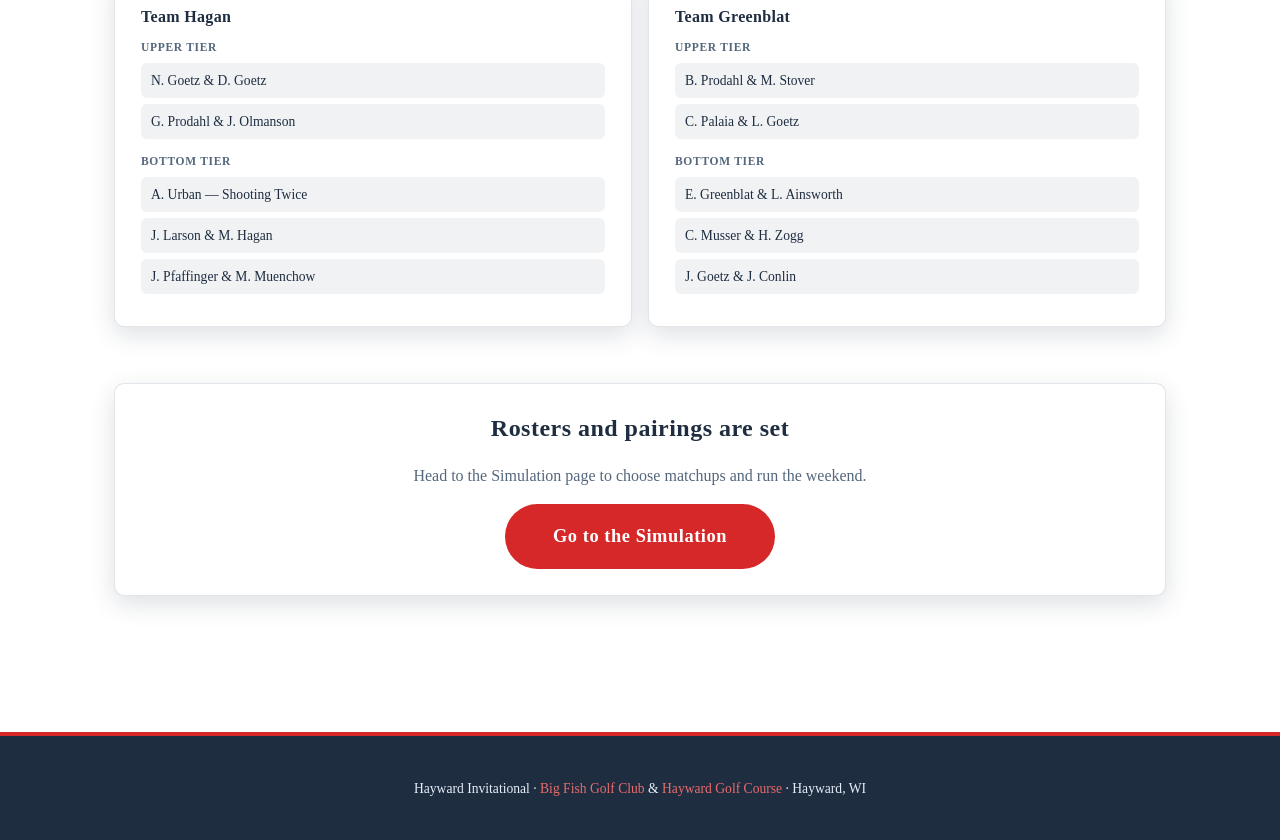
<file: rosters.html>
<!DOCTYPE html>
<html lang="en">
<head>
<meta charset="UTF-8">
<meta name="viewport" content="width=device-width, initial-scale=1.0">
<title>Rosters — Hayward Invitational</title>
<link rel="stylesheet" href="css/style.css">
<style>
  .draft-layout.rosters-layout {
    display: grid;
    grid-template-columns: 1fr 1fr;
    gap: 20px;
    align-items: start;
  }
  @media (max-width: 900px) {
    .draft-layout.rosters-layout { grid-template-columns: 1fr; }
  }
  .team-panel { border-top: 6px solid var(--masters-green); }
  .team-panel.team2 { border-top-color: var(--gold); }
  .team-panel h3 { display:flex; align-items:center; justify-content:space-between; flex-wrap: wrap; gap: 6px; }
  .roster-list { list-style:none; margin:12px 0 0; padding:0; }
  .roster-list li { display:flex; justify-content:space-between; gap: 6px; padding:8px 0; border-bottom:1px dashed rgba(30,45,64,0.15); font-size:0.92rem; }
  @media (max-width: 900px) {
    .team-panel { padding: 18px; }
    .team-panel h3 { font-size: 1.05rem; }
    .roster-list li { font-size: 0.82rem; }
    .pool-meta { display: block; }
  }
  @media (max-width: 480px) {
    .team-panel { padding: 14px; }
    .team-panel h3 { font-size: 0.95rem; }
    .roster-list li { font-size: 0.76rem; }
  }
  .roster-list li.captain-row { font-weight:700; color: var(--masters-green-dark); }
  .pool-meta { font-size:0.78rem; color: var(--ink-soft); }

  /* ---- Pairings (read-only — 2026 pairings are fixed, see js/data.js's
     pairings2026) ---- */
  .pairing-grid { display:grid; grid-template-columns: 1fr 1fr; gap:16px; }
  .pairing-panel { border-top: 6px solid var(--masters-green); min-width:0; }
  .pairing-panel.team2 { border-top-color: var(--gold); }
  .pairing-panel h4 { margin:0 0 4px; }
  .pairing-tier-label { text-transform:uppercase; letter-spacing:.06em; font-size:0.72rem; font-weight:700; color: var(--ink-soft); margin:14px 0 6px; }
  .pairing-tier-label:first-of-type { margin-top:10px; }
  .confirmed-pairs { list-style:none; margin: 0; padding:0; }
  .confirmed-pair-row { display:flex; justify-content:space-between; align-items:center; padding:7px 10px; background:rgba(30,45,64,0.06); border-radius:6px; margin-bottom:6px; font-size:0.85rem; gap:8px; }
  .confirmed-pair-row span { min-width:0; }
  @media (max-width: 700px) {
    .pairing-grid { grid-template-columns: 1fr; gap:14px; }
  }
  @media (max-width: 480px) {
    .pairing-panel { padding:14px; }
  }
</style>
</head>
<body>

<header class="site-header">
  <div class="container">
    <a class="brand" href="index.html">
      <img src="img/logo.jpg" alt="Hayward Invitational League Logo">
      <span class="brand-text">
        <span class="kicker">Est. 2024</span>
        <span class="title">Hayward Invitational</span>
      </span>
    </a>
    <nav class="main-nav">
      <a href="index.html">Home</a>
      <a href="captains.html">Captains</a>
      <a href="courses.html">Courses</a>
      <a href="history.html">History</a>
      <a href="rankings.html">Power Rankings</a>
      <a href="rosters.html" class="active">Rosters</a>
      <a href="simulation.html">Simulation</a>
    </nav>
  </div>
</header>

<section class="page-hero">
  <div class="container">
    <h1>Rosters &amp; Pairings</h1>
    <p>Hagan vs. Greenblat: final 2026 rosters and pairings.</p>
  </div>
</section>

<main>
  <div class="container">

    <div class="section" id="draft-section">
      <div class="section-title"><h2>2026 Final Rosters</h2></div>
      <p class="muted" style="margin-top:-8px;">The real snake draft already happened — here's how the rosters shook out.</p>
      <div class="draft-layout rosters-layout">
        <div class="card team-panel" id="team1-panel"></div>
        <div class="card team-panel team2" id="team2-panel"></div>
      </div>
    </div>

    <div class="section" id="pairings-section">
      <div class="section-title"><h2>2026 Pairings</h2></div>
      <div class="card" style="margin-bottom:20px;">
        <p class="muted" style="margin:0;">Both captains set their pairings ahead of the trip — Upper Tier plays Upper Tier, Bottom Tier plays Bottom Tier, each day. Team Hagan's 9-player roster is odd, so one player shoots twice each day: M. Muenchow on Day 1, A. Urban on Day 2.</p>
      </div>

      <h3 style="margin-bottom:14px;">Day 1 — Big Fish Golf Club</h3>
      <div class="pairing-grid">
        <div class="card pairing-panel" id="pair-team1-day1"></div>
        <div class="card pairing-panel team2" id="pair-team2-day1"></div>
      </div>

      <h3 style="margin:28px 0 14px;">Day 2 — Hayward Golf Course</h3>
      <div class="pairing-grid">
        <div class="card pairing-panel" id="pair-team1-day2"></div>
        <div class="card pairing-panel team2" id="pair-team2-day2"></div>
      </div>
    </div>

    <div class="section text-center">
      <div class="card">
        <h2>Rosters and pairings are set</h2>
        <p class="muted">Head to the Simulation page to choose matchups and run the weekend.</p>
        <a class="btn" href="simulation.html" style="font-size:1.15rem; padding:18px 48px;">Go to the Simulation</a>
      </div>
    </div>

  </div>
</main>

<footer class="site-footer">
  <div class="container">
    <p>Hayward Invitational &middot; <span class="gold-text">Big Fish Golf Club</span> &amp; <span class="gold-text">Hayward Golf Course</span> &middot; Hayward, WI</p>
  </div>
</footer>

<script src="js/data.js"></script>
<script src="js/pairings-engine.js"></script>
<script src="js/rosters.js"></script>

</body>
</html>
</file>
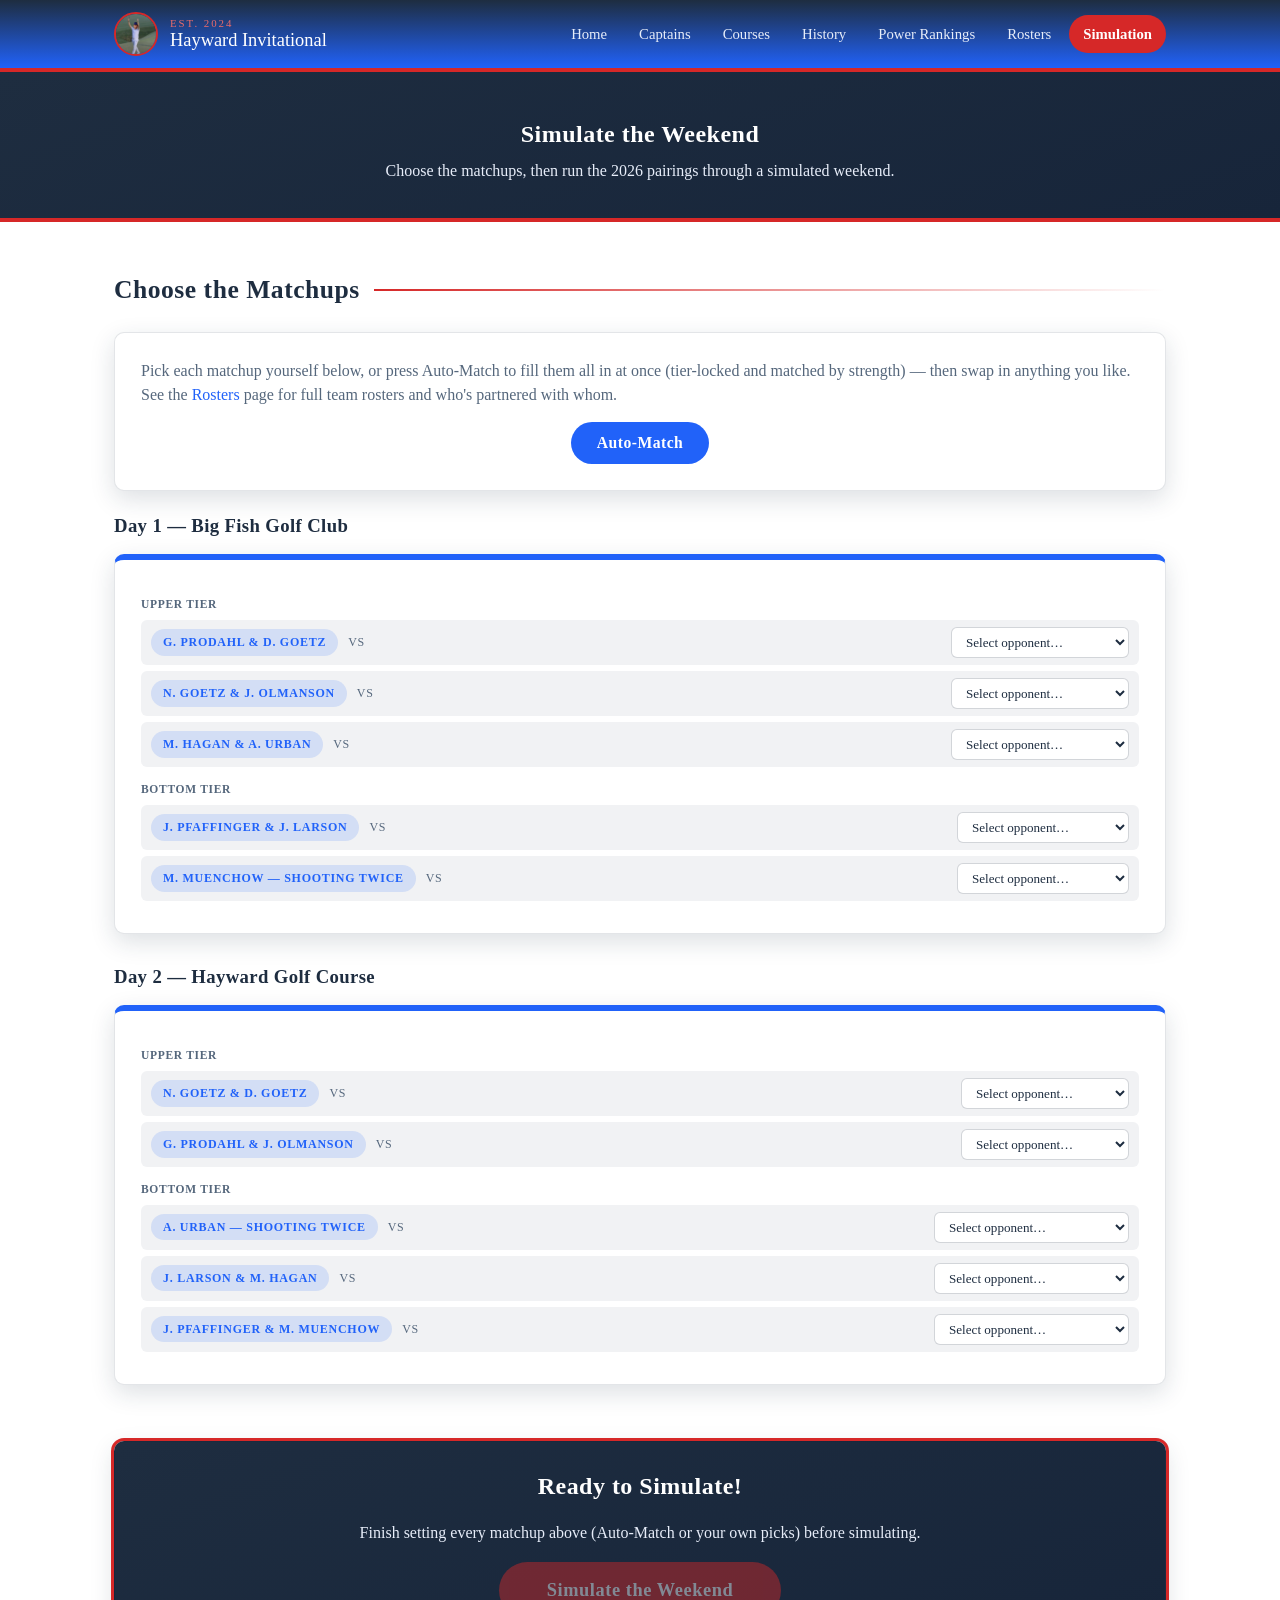
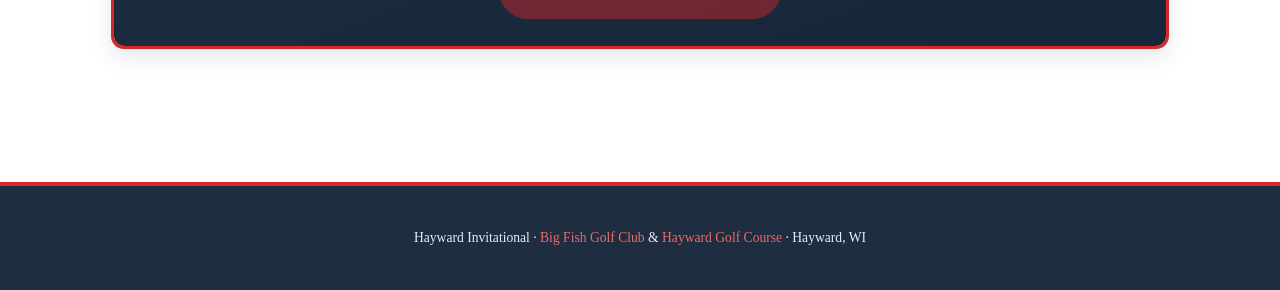
<file: simulation.html>
<!DOCTYPE html>
<html lang="en">
<head>
<meta charset="UTF-8">
<meta name="viewport" content="width=device-width, initial-scale=1.0">
<title>Simulation — Hayward Invitational</title>
<link rel="stylesheet" href="css/style.css">
<style>
  .sim-day { margin-bottom: 26px; }
  .sim-pair { display:grid; grid-template-columns: 1fr auto 1fr; gap:12px; align-items:center; padding:12px 0; border-bottom:1px solid rgba(30,45,64,0.08); }
  .sim-side { padding:10px 14px; border-radius:8px; }
  .sim-side.win { background: rgba(30,45,64,0.09); font-weight:700; }
  .sim-vs { text-align:center; color:var(--ink-soft); font-size:0.8rem; }
  .winner-banner { text-align:center; padding:34px; border-radius: var(--radius); color:var(--white); background: linear-gradient(160deg, var(--masters-green-dark), var(--masters-green-mid)); box-shadow: var(--shadow); }
  .winner-banner h2 { color: var(--gold-light); font-size: 2.1rem; }

  /* ---- Simulate CTA ---- */
  #simulate-card {
    background: linear-gradient(160deg, var(--masters-green-dark), var(--masters-green-mid));
    color: var(--fairway);
    box-shadow: 0 0 0 3px var(--gold), var(--shadow);
  }
  #simulate-card h2 { color: var(--white); }
  #simulate-card #simulate-help { color: var(--fairway); }
  #simulate-card #simulate-help a { color: var(--gold-light); }

  /* ---- Matchup chooser ---- */
  .matchup-rows { list-style:none; margin:0; padding:0; }
  .matchup-row {
    display:flex; align-items:center; gap:10px; flex-wrap:wrap;
    padding:7px 10px; background:rgba(30,45,64,0.06); border-radius:6px;
    margin-bottom:6px; font-size:0.85rem;
  }
  .matchup-vs { color: var(--ink-soft); font-size:0.75rem; text-transform:uppercase; letter-spacing:.05em; }
  .matchup-select {
    margin-left:auto; font-family:inherit; font-size:0.82rem; padding:6px 10px;
    border-radius:6px; border:1px solid rgba(30,45,64,0.2); background:var(--white);
    color: var(--masters-green-dark); max-width:100%;
  }
  .pairing-tier-label { text-transform:uppercase; letter-spacing:.06em; font-size:0.72rem; font-weight:700; color: var(--ink-soft); margin:14px 0 6px; }
  .pairing-tier-label:first-of-type { margin-top:10px; }
  .matchup-panel { border-top: 6px solid var(--masters-green); }
  @media (max-width: 480px) {
    .matchup-row { flex-direction:column; align-items:stretch; }
    .matchup-select { margin-left:0; width:100%; }
    .matchup-vs { text-align:center; }
  }
</style>
</head>
<body>

<header class="site-header">
  <div class="container">
    <a class="brand" href="index.html">
      <img src="img/logo.jpg" alt="Hayward Invitational League Logo">
      <span class="brand-text">
        <span class="kicker">Est. 2024</span>
        <span class="title">Hayward Invitational</span>
      </span>
    </a>
    <nav class="main-nav">
      <a href="index.html">Home</a>
      <a href="captains.html">Captains</a>
      <a href="courses.html">Courses</a>
      <a href="history.html">History</a>
      <a href="rankings.html">Power Rankings</a>
      <a href="rosters.html">Rosters</a>
      <a href="simulation.html" class="active">Simulation</a>
    </nav>
  </div>
</header>

<section class="page-hero">
  <div class="container">
    <h1>Simulate the Weekend</h1>
    <p>Choose the matchups, then run the 2026 pairings through a simulated weekend.</p>
  </div>
</section>

<main>
  <div class="container">

    <div class="section" id="matchups-section">
      <div class="section-title"><h2>Choose the Matchups</h2></div>
      <div class="card" style="margin-bottom:20px;">
        <p class="muted" style="margin:0;">Pick each matchup yourself below, or press Auto-Match to fill them all in at once (tier-locked and matched by strength) — then swap in anything you like. See the <a href="rosters.html">Rosters</a> page for full team rosters and who's partnered with whom.</p>
        <div class="text-center" style="margin-top:14px;">
          <button type="button" class="btn btn-secondary" id="auto-match-btn">Auto-Match</button>
        </div>
      </div>

      <h3 style="margin-bottom:14px;">Day 1 — Big Fish Golf Club</h3>
      <div class="card matchup-panel" id="matchups-day1"></div>

      <h3 style="margin:28px 0 14px;">Day 2 — Hayward Golf Course</h3>
      <div class="card matchup-panel" id="matchups-day2"></div>
    </div>

    <div class="section text-center" id="simulate-cta">
      <div class="card" id="simulate-card">
        <h2>Ready to Simulate!</h2>
        <p class="muted" id="simulate-help">Finish setting every matchup above (Auto-Match or your own picks) before simulating.</p>
        <button class="btn" id="simulate-btn" style="font-size:1.15rem; padding:18px 48px;" disabled>Simulate the Weekend</button>
      </div>
    </div>

    <div class="section" id="sim-results" style="display:none;"></div>

  </div>
</main>

<footer class="site-footer">
  <div class="container">
    <p>Hayward Invitational &middot; <span class="gold-text">Big Fish Golf Club</span> &amp; <span class="gold-text">Hayward Golf Course</span> &middot; Hayward, WI</p>
  </div>
</footer>

<script src="js/data.js"></script>
<script src="js/pairings-engine.js"></script>
<script src="js/simulate.js"></script>

</body>
</html>
</file>
<file: css/style.css>
:root {
  /* 2026 branding refresh — Deep Navy / Lake Blue / Red / White. Variable
     names are kept as the old Masters green/gold terms (masters-green-*,
     gold-*) so every existing var() reference site-wide repoints to the new
     palette without having to touch each usage; only think of these as
     "dark", "primary accent", and "pop accent" roles now, not their names. */
  --masters-green-dark: #1e2d40; /* Deep Navy */
  --masters-green: #2162f9;      /* Lake Blue */
  --masters-green-mid: #17253a;  /* Navy-blue gradient midpoint */
  --masters-green-light: #5c8bfb; /* Lighter Lake Blue tint */
  --fairway: #e7edf9;            /* Pale blue-white, for light text/tints on dark bg */
  --gold: #d62828;               /* Red — primary pop accent */
  --gold-light: #ea6b6b;         /* Lighter red, for text on dark bg */
  --gold-dark: #a11f1f;          /* Darker red, for hover states */
  --cream: #ffffff;              /* White */
  --ink: #1e2d40;                /* Deep Navy body text */
  --ink-soft: #55677c;           /* Muted navy-gray */
  --white: #ffffff;
  --team1: #2162f9;   /* Team Hagan — Lake Blue */
  --team2: #d62828;   /* Team Greenblat — Red */
  --wildcard: #55677c; /* Neutral slate, distinct from both team colors */
  --shadow: 0 8px 24px rgba(30, 45, 64, 0.15);
  --radius: 10px;
}

* { box-sizing: border-box; }

html { scroll-behavior: smooth; }

body {
  margin: 0;
  font-family: "Georgia", "Iowan Old Style", "Palatino Linotype", serif;
  background: var(--cream);
  color: var(--ink);
  line-height: 1.55;
}

h1, h2, h3, h4 {
  font-family: "Trajan Pro", "Copperplate", Georgia, serif;
  letter-spacing: 0.02em;
  color: var(--masters-green-dark);
  margin: 0 0 0.5em;
}

a { color: var(--masters-green); text-decoration: none; }
a:hover { color: var(--gold-dark); }

img { max-width: 100%; display: block; }

.container {
  max-width: 1100px;
  margin: 0 auto;
  padding: 0 24px;
}

/* ---------- Header / Nav ---------- */
.site-header {
  background: linear-gradient(180deg, var(--masters-green-dark), var(--masters-green));
  border-bottom: 4px solid var(--gold);
  position: sticky;
  top: 0;
  z-index: 50;
}

.site-header .container {
  display: flex;
  align-items: center;
  justify-content: space-between;
  padding-top: 12px;
  padding-bottom: 12px;
  flex-wrap: wrap;
  gap: 10px;
}

.brand {
  display: flex;
  align-items: center;
  gap: 12px;
  color: var(--cream);
}

.brand img {
  width: 44px;
  height: 44px;
  border-radius: 50%;
  object-fit: cover;
  border: 2px solid var(--gold);
}

.brand-text {
  display: flex;
  flex-direction: column;
  line-height: 1.15;
}

.brand-text .kicker {
  font-size: 0.68rem;
  text-transform: uppercase;
  letter-spacing: 0.18em;
  color: var(--gold-light);
}

.brand-text .title {
  font-family: "Trajan Pro", "Copperplate", Georgia, serif;
  font-size: 1.15rem;
  color: var(--white);
}

nav.main-nav {
  display: flex;
  gap: 4px;
  flex-wrap: wrap;
}

nav.main-nav a {
  color: var(--fairway);
  font-size: 0.92rem;
  padding: 8px 14px;
  border-radius: 999px;
  transition: background 0.15s, color 0.15s;
  white-space: nowrap;
}

nav.main-nav a:hover {
  background: rgba(214, 40, 40, 0.15);
  color: var(--gold-light);
}

nav.main-nav a.active {
  background: var(--gold);
  color: var(--white);
  font-weight: 700;
}

/* ---------- Hero ---------- */
.hero {
  position: relative;
  background: linear-gradient(160deg, var(--masters-green-dark) 0%, var(--masters-green) 55%, var(--masters-green-mid) 100%);
  color: var(--cream);
  overflow: hidden;
}

.hero::before {
  content: "";
  position: absolute;
  inset: 0;
  background-image:
    repeating-linear-gradient(115deg, rgba(255,255,255,0.035) 0px, rgba(255,255,255,0.035) 2px, transparent 2px, transparent 26px);
  pointer-events: none;
}

.hero .container {
  position: relative;
  padding-top: 56px;
  padding-bottom: 56px;
}

.hero-grid {
  display: grid;
  grid-template-columns: 1.15fr 0.85fr;
  gap: 44px;
  align-items: center;
}

.hero-poster {
  width: 100%;
  max-width: 380px;
  margin: 0 auto;
  display: block;
  border-radius: var(--radius);
  border: 4px solid var(--gold);
  box-shadow: var(--shadow);
}

@media (max-width: 800px) {
  .hero-grid { grid-template-columns: 1fr; gap: 30px; }
  .hero-grid .hero-poster { order: -1; max-width: 280px; }
}

.hero-logo {
  width: 96px;
  height: 96px;
  border-radius: 50%;
  object-fit: cover;
  border: 4px solid var(--gold);
  box-shadow: var(--shadow);
  margin-bottom: 20px;
}

.hero-eyebrow {
  text-transform: uppercase;
  letter-spacing: 0.3em;
  font-size: 0.78rem;
  color: var(--gold-light);
  margin-bottom: 10px;
}

.hero h1 {
  color: var(--white);
  font-size: clamp(2rem, 5vw, 3rem);
  margin-bottom: 12px;
}

.hero p.sub {
  max-width: 560px;
  color: var(--fairway);
  font-size: 1.1rem;
}

@media (max-width: 800px) {
  .hero-eyebrow, .hero h1, .hero p.sub, .hero-logo { text-align: center; margin-left: auto; margin-right: auto; }
  .hero p.sub { text-align: center; }
  .hero-meta { justify-content: center; }
}

.hero-meta {
  display: flex;
  justify-content: flex-start;
  gap: 28px;
  flex-wrap: wrap;
  margin-top: 30px;
}

.hero-meta div {
  text-align: center;
}

.hero-meta .num {
  font-family: "Trajan Pro", "Copperplate", Georgia, serif;
  color: var(--gold);
  font-size: 1.3rem;
}

.hero-meta .lbl {
  text-transform: uppercase;
  letter-spacing: 0.12em;
  font-size: 0.68rem;
  color: var(--fairway);
  opacity: 0.85;
}

/* ---------- Page header (non-home) ---------- */
.page-hero {
  background: linear-gradient(160deg, var(--masters-green-dark), var(--masters-green-mid));
  color: var(--white);
  padding: 44px 0 34px;
  border-bottom: 4px solid var(--gold);
}

.page-hero .container { text-align: center; }

.page-hero h1 { color: var(--white); margin-bottom: 6px; }
.page-hero p { color: var(--fairway); margin: 0; }

/* ---------- Sections ---------- */
main { padding: 48px 0 80px; }

.section { margin-bottom: 56px; }

.section-title {
  display: flex;
  align-items: center;
  gap: 14px;
  margin-bottom: 22px;
}

.section-title h2 { margin: 0; font-size: 1.6rem; }

.section-title::after {
  content: "";
  flex: 1;
  height: 2px;
  background: linear-gradient(90deg, var(--gold), transparent);
}

.card {
  background: var(--white);
  border: 1px solid rgba(30, 45, 64, 0.12);
  border-radius: var(--radius);
  box-shadow: var(--shadow);
  padding: 26px;
}

.grid-2 { display: grid; grid-template-columns: 1fr 1fr; gap: 24px; }
.grid-3 { display: grid; grid-template-columns: repeat(3, 1fr); gap: 20px; }

@media (max-width: 760px) {
  .grid-2, .grid-3 { grid-template-columns: 1fr; }
}

/* ---------- Buttons ---------- */
.btn {
  display: inline-block;
  padding: 12px 26px;
  border-radius: 999px;
  background: var(--gold);
  color: var(--white);
  font-weight: 700;
  letter-spacing: 0.03em;
  border: none;
  cursor: pointer;
  font-family: inherit;
  font-size: 0.98rem;
  transition: transform 0.12s, box-shadow 0.12s;
}
.btn:hover { transform: translateY(-1px); box-shadow: 0 6px 16px rgba(214,40,40,0.35); color: var(--white); }
.btn:disabled { opacity: 0.45; cursor: not-allowed; transform: none; box-shadow: none; }

.btn-outline {
  background: transparent;
  border: 2px solid var(--gold);
  color: var(--cream);
}
.btn-outline:hover { background: rgba(214,40,40,0.12); color: var(--gold-light); }

.btn-secondary {
  background: var(--masters-green);
  color: var(--white);
}
.btn-secondary:hover { color: var(--gold-light); }

/* ---------- Tables ---------- */
table { width: 100%; border-collapse: collapse; font-size: 0.94rem; }

th, td {
  padding: 10px 12px;
  text-align: left;
  border-bottom: 1px solid rgba(30,45,64,0.1);
}

th {
  background: var(--masters-green-dark);
  color: var(--gold-light);
  text-transform: uppercase;
  font-size: 0.72rem;
  letter-spacing: 0.08em;
  font-weight: 600;
}

tbody tr:nth-child(even) { background: rgba(30, 45, 64, 0.035); }
tbody tr:hover { background: rgba(214, 40, 40, 0.09); }

.table-wrap {
  overflow-x: auto;
  border-radius: var(--radius);
  box-shadow: var(--shadow);
  border: 1px solid rgba(30,45,64,0.12);
}
.table-wrap table { min-width: 560px; }

td.num, th.num { text-align: right; font-variant-numeric: tabular-nums; }

/* Pin the first column (usually "Player"/"Hole") while the rest of a wide
   table scrolls horizontally on mobile, so you never lose track of which
   row you're looking at. */
.table-wrap table th:first-child,
.table-wrap table td:first-child {
  position: sticky;
  left: 0;
  z-index: 2;
  box-shadow: 2px 0 5px rgba(0,0,0,0.09);
}
.table-wrap table th:first-child { background: var(--masters-green-dark); z-index: 3; }
.table-wrap table td:first-child { background: #fbf8ee; }
.table-wrap table tbody tr:nth-child(even) td:first-child { background: #f2f0e1; }
.table-wrap table tbody tr:hover td:first-child { background: #f6ecc9; }

/* The rankings table's first column (Rank) is just a small badge, so give
   it a narrow fixed width instead of the generic pin eating extra space —
   on a ~375px phone, only pinning one narrow column leaves the rest of the
   row (Recent Change, Player, and all the stat columns) enough room to
   actually be readable while scrolling. */
#rankings-table th:first-child,
#rankings-table td:first-child { width: 44px; }

/* Smaller, tighter table text on phones so more columns are visible in one
   screenful without scrolling — a wide table you have to scroll one column
   at a time to read is hard to absorb at a glance. */
@media (max-width: 600px) {
  .table-wrap table { font-size: 0.76rem; min-width: 0; }
  .table-wrap th, .table-wrap td { padding: 6px 7px; }
  .table-wrap th { font-size: 0.6rem; letter-spacing: 0.03em; }
  .rank-badge { width: 20px; height: 20px; font-size: 0.68rem; }
  #rankings-table th:first-child,
  #rankings-table td:first-child { width: 32px; }
  .vibes-star, .pill-change.new { font-size: 0.62rem; }
}

/* ---------- Sortable table headers ---------- */
th.sortable { cursor: pointer; user-select: none; white-space: nowrap; }
th.sortable:hover { color: var(--white); }
th.sortable .sort-arrow { display: inline-block; width: 0.9em; opacity: 0.5; }
th.sortable.sorted .sort-arrow { opacity: 1; color: var(--gold); }

/* ---------- Vibes / Recent Change indicators ---------- */
.vibes-star { color: var(--gold-dark); margin-left: 3px; }
.change-indicator {
  display: inline-flex;
  align-items: center;
  gap: 3px;
  white-space: nowrap;
  font-weight: 700;
  font-variant-numeric: tabular-nums;
}
.change-indicator.up { color: var(--masters-green); }
.change-indicator.down { color: #b3261e; }

/* ---------- Collapsible table columns ---------- */
.col-toggle-btn {
  display: inline-block;
  margin: 6px 0 10px;
  padding: 6px 14px;
  border: 1px solid var(--masters-green);
  border-radius: 999px;
  background: transparent;
  color: var(--masters-green-dark);
  font-size: 0.82rem;
  font-weight: 600;
  cursor: pointer;
}
.col-toggle-btn:hover { background: rgba(30,45,64,0.08); }
table .col-extra { display: none; }
table.expanded .col-extra { display: table-cell; }
.pill-change.new {
  display: inline-block;
  padding: 2px 9px;
  border-radius: 999px;
  font-size: 0.72rem;
  font-weight: 700;
  text-transform: uppercase;
  background: rgba(30,45,64,0.12);
  color: var(--masters-green-dark);
}

.rank-badge {
  display: inline-flex;
  align-items: center;
  justify-content: center;
  width: 26px;
  height: 26px;
  border-radius: 50%;
  background: var(--masters-green);
  color: var(--gold-light);
  font-weight: 700;
  font-size: 0.8rem;
}
/* Rank tiers: 1-8 top players, 9-12 wildcards, 13-20 bottom players */
.rank-badge.tier-top { background: var(--gold); color: var(--white); }
.rank-badge.tier-wild { background: var(--wildcard); color: var(--white); }
.rank-badge.tier-bottom { background: var(--masters-green); color: var(--white); }
.rank-badge.unranked { background: transparent; color: var(--ink-soft); border: 1px dashed var(--ink-soft); }

/* ---------- Footer ---------- */
footer.site-footer {
  background: var(--masters-green-dark);
  color: var(--fairway);
  padding: 28px 0;
  text-align: center;
  font-size: 0.85rem;
  border-top: 4px solid var(--gold);
}
footer.site-footer .gold-text { color: var(--gold-light); }

/* ---------- Course visuals ---------- */
.map-frame {
  position: relative;
  width: 100%;
  padding-top: 66%;
  border-radius: var(--radius);
  overflow: hidden;
  box-shadow: var(--shadow);
  border: 1px solid rgba(30,45,64,0.12);
}
.map-frame iframe, .map-frame img {
  position: absolute;
  inset: 0;
  width: 100%;
  height: 100%;
  object-fit: cover;
  border: 0;
}
.map-frame.map-image { padding-top: 0; position: static; }
.map-frame.map-image img { position: static; height: auto; width: 100%; object-fit: contain; }

.course-gallery {
  display: grid;
  grid-template-columns: repeat(2, 1fr);
  gap: 16px;
}
.course-gallery figure {
  margin: 0;
  border-radius: var(--radius);
  overflow: hidden;
  box-shadow: var(--shadow);
  border: 1px solid rgba(30,45,64,0.12);
}
.course-gallery img {
  width: 100%;
  height: 220px;
  object-fit: cover;
  display: block;
  transition: transform 0.3s;
}
.course-gallery figure:hover img { transform: scale(1.04); }
.course-gallery figcaption {
  padding: 8px 12px;
  font-size: 0.78rem;
  color: var(--ink-soft);
  background: var(--white);
}
@media (max-width: 700px) {
  .course-gallery { grid-template-columns: 1fr; }
}

/* ---------- Rules list ---------- */
.rules-list { padding-left: 20px; }
.rules-list li { margin-bottom: 10px; }

/* ---------- Logo story (home page) ---------- */
.logo-story-list { display: flex; flex-direction: column; gap: 16px; margin-top: 16px; }

/* ---------- Utility ---------- */
.text-center { text-align: center; }
.muted { color: var(--ink-soft); }
.pill {
  display: inline-block;
  padding: 4px 12px;
  border-radius: 999px;
  font-size: 0.75rem;
  text-transform: uppercase;
  letter-spacing: 0.06em;
  font-weight: 700;
}
.pill.team1 { background: rgba(33, 98, 249, 0.14); color: var(--team1); }
.pill.team2 { background: rgba(214, 40, 40, 0.14); color: var(--team2); }
</file>
